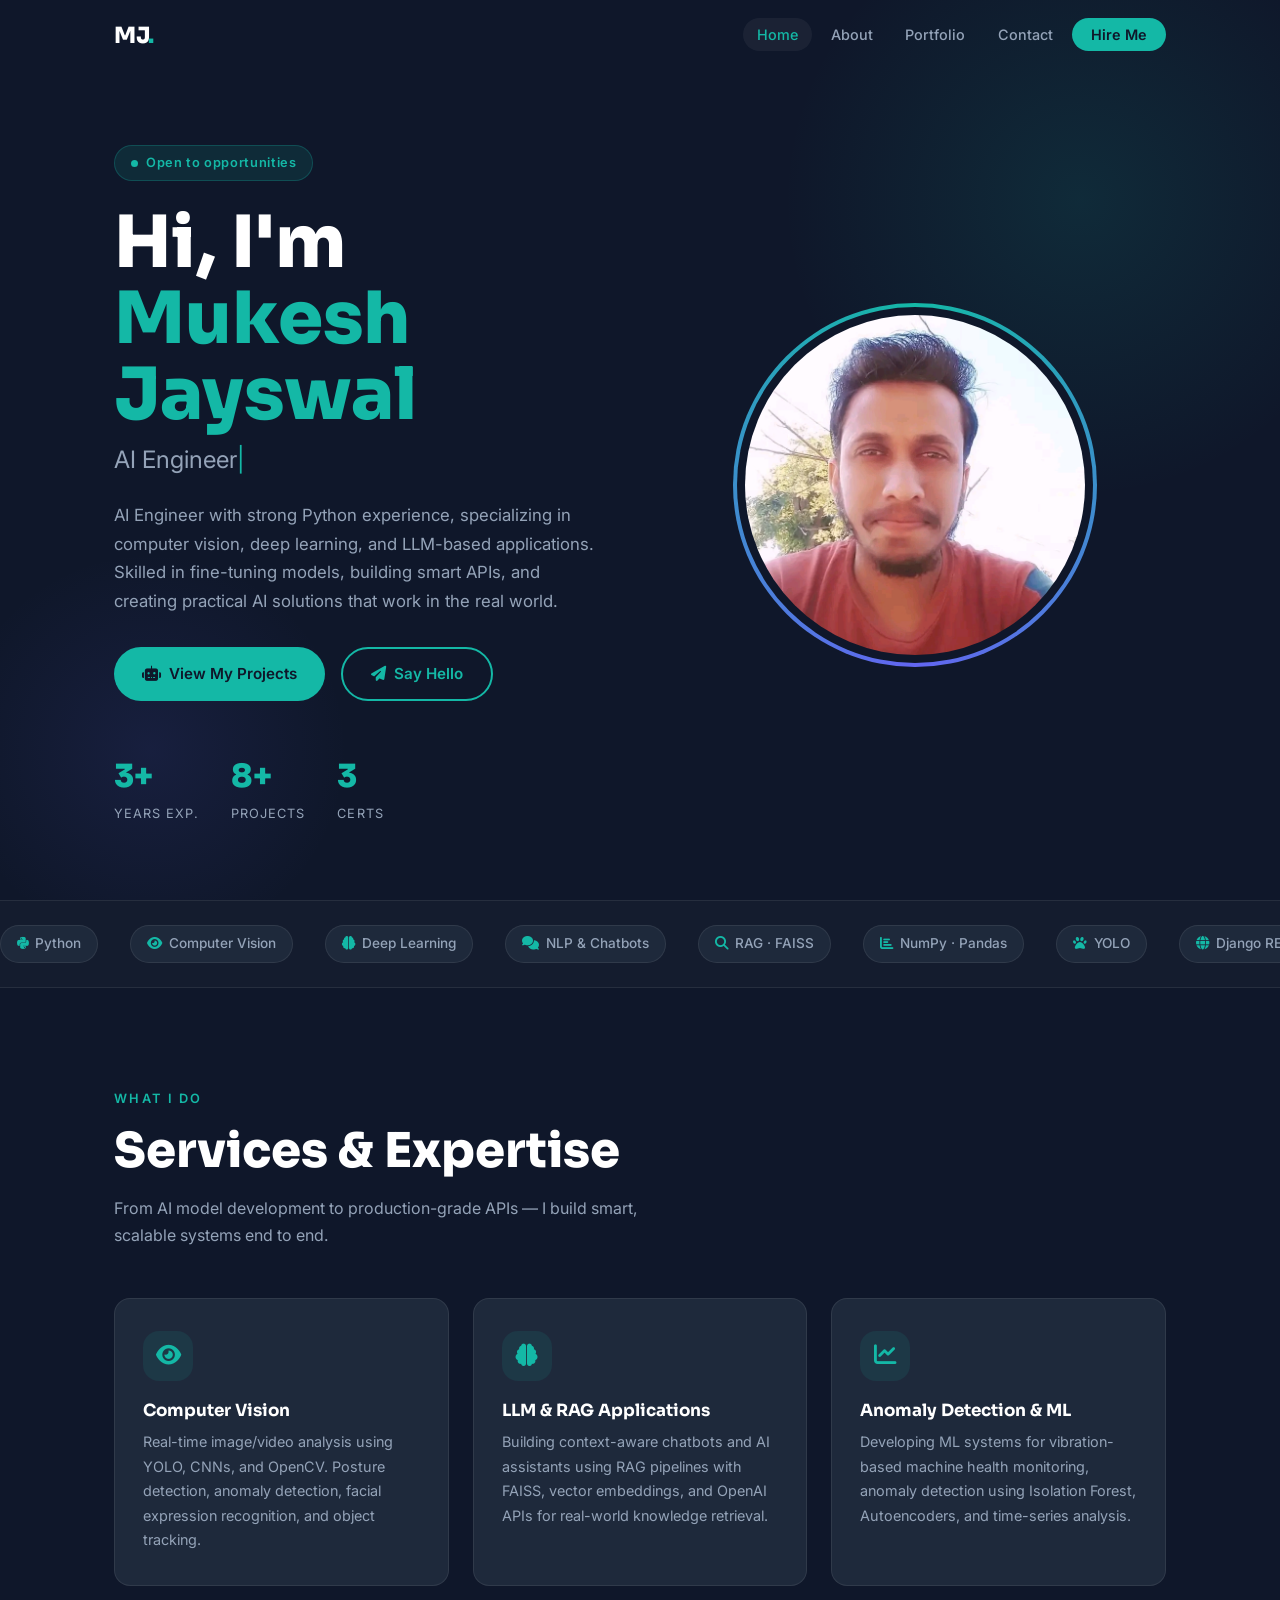
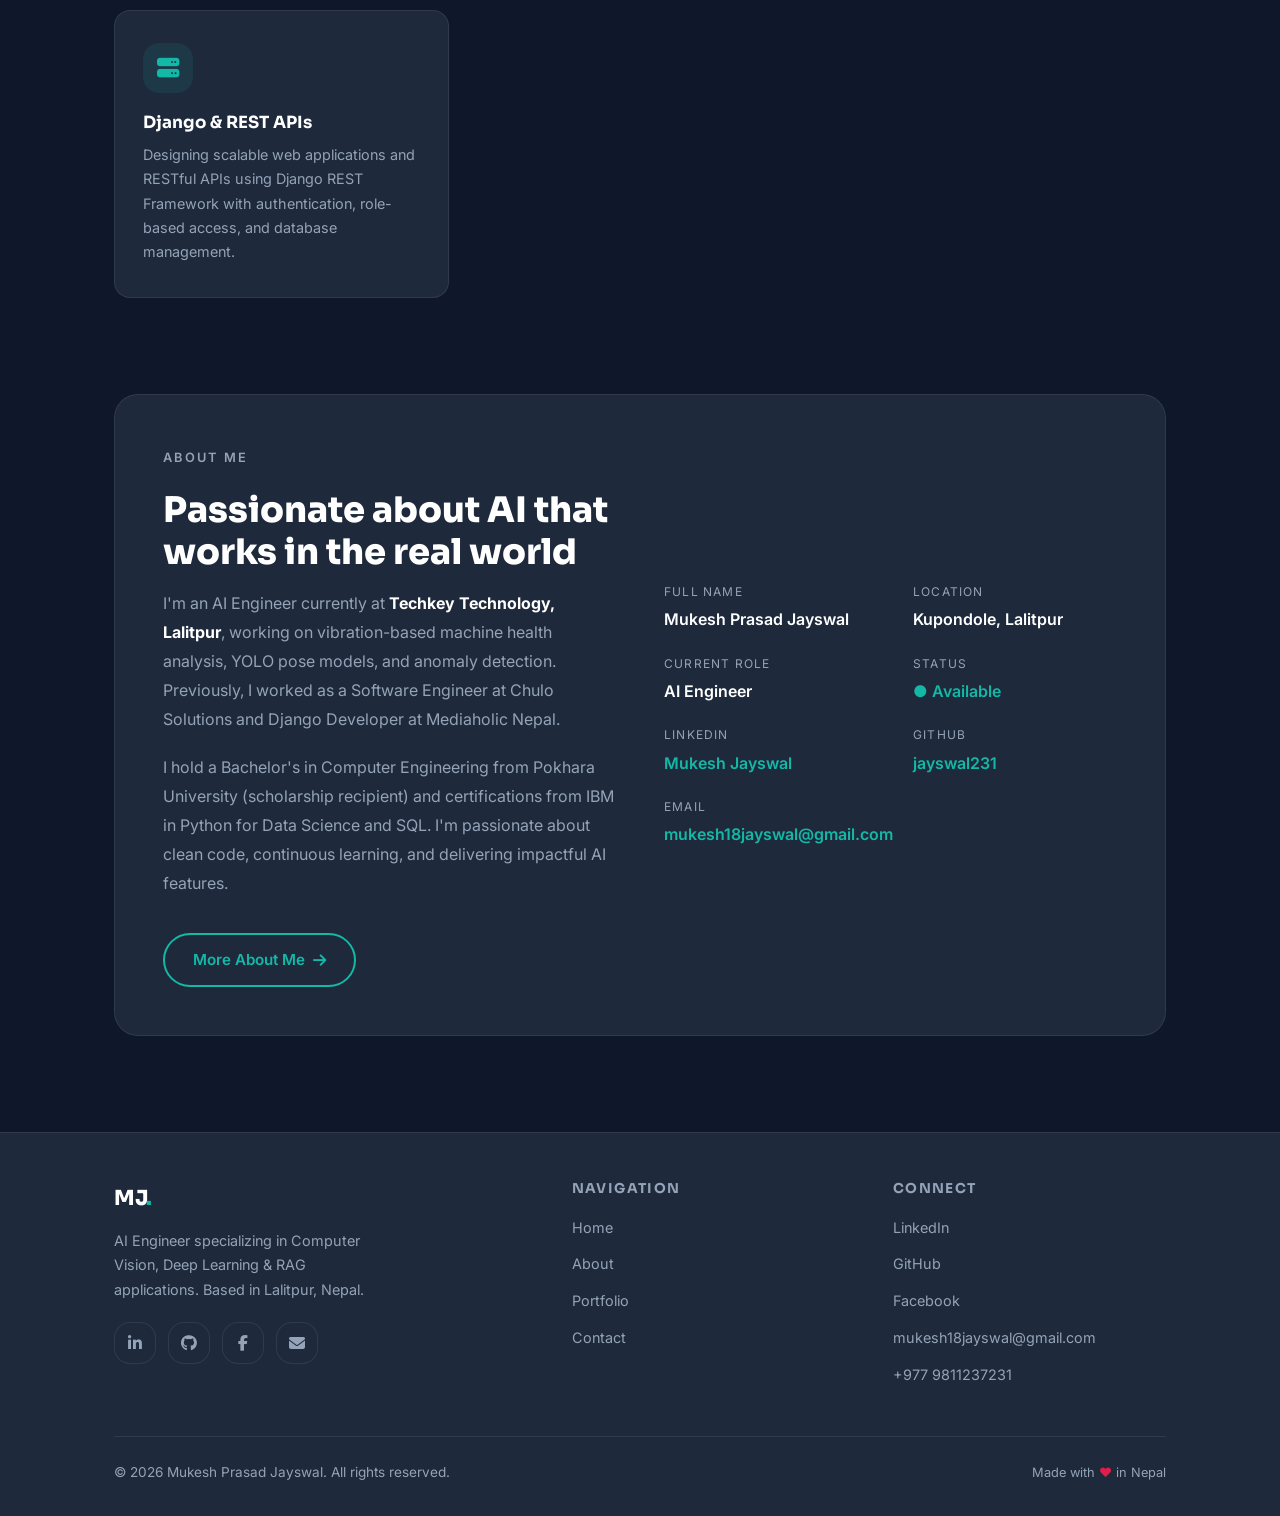
<file: index.html>
<!DOCTYPE html>
<html lang="en">
<head>
  <meta charset="UTF-8" />
  <meta name="viewport" content="width=device-width, initial-scale=1.0" />
  <meta name="description" content="Mukesh Prasad Jayswal — AI Engineer specializing in Computer Vision, Deep Learning, LLM/RAG applications, and Django APIs. Based in Lalitpur, Nepal." />
  <meta name="author" content="Mukesh Prasad Jayswal" />
  <title>Mukesh Prasad Jayswal — AI Engineer</title>
  <link rel="icon" type="image/x-icon" href="assets/favicon.ico" />
  <link rel="preconnect" href="https://fonts.googleapis.com" />
  <link rel="preconnect" href="https://fonts.gstatic.com" crossorigin />
  <link href="https://fonts.googleapis.com/css2?family=Inter:wght@300;400;500;600;700&family=Sora:wght@600;700;800&display=swap" rel="stylesheet" />
  <link rel="stylesheet" href="https://cdnjs.cloudflare.com/ajax/libs/font-awesome/6.5.0/css/all.min.css" crossorigin="anonymous" />
  <link rel="stylesheet" href="css/styles.css" />
</head>
<body>

  <!-- ===== NAVBAR ===== -->
  <nav class="navbar" id="navbar">
    <div class="nav-inner">
      <a href="index.html" class="nav-logo">MJ<span>.</span></a>
      <ul class="nav-links">
        <li><a href="index.html" class="active">Home</a></li>
        <li><a href="about.html">About</a></li>
        <li><a href="portfolio.html">Portfolio</a></li>
        <li><a href="contact.html">Contact</a></li>
        <li><a href="contact.html" class="nav-cta">Hire Me</a></li>
      </ul>
      <button class="nav-toggle" id="navToggle" aria-label="Toggle navigation">
        <span></span><span></span><span></span>
      </button>
    </div>
  </nav>

  <div class="nav-mobile" id="navMobile">
    <a href="index.html" class="active">Home</a>
    <a href="about.html">About</a>
    <a href="portfolio.html">Portfolio</a>
    <a href="contact.html">Contact</a>
    <a href="contact.html" class="btn btn-primary" style="margin-top:0.5rem;">Hire Me</a>
  </div>

  <!-- ===== HERO ===== -->
  <section class="hero" id="home">
    <div class="container">
      <div class="hero-inner">
        <div class="hero-content">
          <div class="hero-badge">
            <span class="dot"></span>
            Open to opportunities
          </div>
          <h1 class="hero-name">Hi, I'm <span class="accent">Mukesh<br>Jayswal</span></h1>
          <p class="hero-role" id="typedRole"></p>
          <p class="hero-desc">
            AI Engineer with strong Python experience, specializing in computer vision,
            deep learning, and LLM-based applications. Skilled in fine-tuning models,
            building smart APIs, and creating practical AI solutions that work in the real world.
          </p>
          <div class="hero-actions">
            <a href="portfolio.html" class="btn btn-primary">
              <i class="fas fa-robot"></i> View My Projects
            </a>
            <a href="contact.html" class="btn btn-outline">
              <i class="fas fa-paper-plane"></i> Say Hello
            </a>
          </div>
          <div class="hero-stats">
            <div class="stat">
              <div class="stat-num">3+</div>
              <div class="stat-label">Years Exp.</div>
            </div>
            <div class="stat">
              <div class="stat-num">8+</div>
              <div class="stat-label">Projects</div>
            </div>
            <div class="stat">
              <div class="stat-num">3</div>
              <div class="stat-label">Certs</div>
            </div>
          </div>
        </div>
        <div class="hero-image-wrap">
          <div class="hero-img-ring">
            <img src="assets/img/mukesh.jpg" alt="Mukesh Prasad Jayswal — AI Engineer" />
          </div>
        </div>
      </div>
    </div>
  </section>

  <!-- ===== SKILLS STRIP ===== -->
  <div class="skills-strip">
    <div class="skills-strip-inner" id="skillsMarquee"></div>
  </div>

  <!-- ===== WHAT I DO ===== -->
  <section class="section" id="services">
    <div class="container">
      <p class="section-label">What I Do</p>
      <h2 class="section-title">Services & Expertise</h2>
      <p class="section-desc">From AI model development to production-grade APIs — I build smart, scalable systems end to end.</p>
      <div class="services-grid">
        <div class="service-card reveal">
          <div class="service-icon"><i class="fas fa-eye"></i></div>
          <h3>Computer Vision</h3>
          <p>Real-time image/video analysis using YOLO, CNNs, and OpenCV. Posture detection, anomaly detection, facial expression recognition, and object tracking.</p>
        </div>
        <div class="service-card reveal reveal-delay-1">
          <div class="service-icon"><i class="fas fa-brain"></i></div>
          <h3>LLM & RAG Applications</h3>
          <p>Building context-aware chatbots and AI assistants using RAG pipelines with FAISS, vector embeddings, and OpenAI APIs for real-world knowledge retrieval.</p>
        </div>
        <div class="service-card reveal reveal-delay-2">
          <div class="service-icon"><i class="fas fa-chart-line"></i></div>
          <h3>Anomaly Detection & ML</h3>
          <p>Developing ML systems for vibration-based machine health monitoring, anomaly detection using Isolation Forest, Autoencoders, and time-series analysis.</p>
        </div>
        <div class="service-card reveal reveal-delay-3">
          <div class="service-icon"><i class="fas fa-server"></i></div>
          <h3>Django & REST APIs</h3>
          <p>Designing scalable web applications and RESTful APIs using Django REST Framework with authentication, role-based access, and database management.</p>
        </div>
      </div>
    </div>
  </section>

  <!-- ===== ABOUT SNIPPET ===== -->
  <section class="section" style="padding-top:0;">
    <div class="container">
      <div class="about-snippet reveal">
        <div>
          <p class="section-label">About Me</p>
          <h2 class="section-title" style="font-size:clamp(1.6rem,3vw,2.2rem);">Passionate about AI that works in the real world</h2>
          <p>I'm an AI Engineer currently at <strong style="color:var(--clr-white);">Techkey Technology, Lalitpur</strong>, working on vibration-based machine health analysis, YOLO pose models, and anomaly detection. Previously, I worked as a Software Engineer at Chulo Solutions and Django Developer at Mediaholic Nepal.</p>
          <p>I hold a Bachelor's in Computer Engineering from Pokhara University (scholarship recipient) and certifications from IBM in Python for Data Science and SQL. I'm passionate about clean code, continuous learning, and delivering impactful AI features.</p>
          <a href="about.html" class="btn btn-outline" style="margin-top:1rem;">
            More About Me <i class="fas fa-arrow-right"></i>
          </a>
        </div>
        <div class="info-grid">
          <div class="info-item">
            <div class="info-label">Full Name</div>
            <div class="info-value">Mukesh Prasad Jayswal</div>
          </div>
          <div class="info-item">
            <div class="info-label">Location</div>
            <div class="info-value">Kupondole, Lalitpur</div>
          </div>
          <div class="info-item">
            <div class="info-label">Current Role</div>
            <div class="info-value">AI Engineer</div>
          </div>
          <div class="info-item">
            <div class="info-label">Status</div>
            <div class="info-value" style="color:var(--clr-accent);">&#x25CF; Available</div>
          </div>
          <div class="info-item">
            <div class="info-label">LinkedIn</div>
            <div class="info-value"><a href="https://www.linkedin.com/in/mukesh-jayswal-57107a204/" target="_blank" rel="noopener" style="color:var(--clr-accent);">Mukesh Jayswal</a></div>
          </div>
          <div class="info-item">
            <div class="info-label">GitHub</div>
            <div class="info-value"><a href="https://github.com/jayswal231" target="_blank" rel="noopener" style="color:var(--clr-accent);">jayswal231</a></div>
          </div>
          <div class="info-item">
            <div class="info-label">Email</div>
            <div class="info-value"><a href="mailto:mukesh18jayswal@gmail.com" style="color:var(--clr-accent);">mukesh18jayswal@gmail.com</a></div>
          </div>
        </div>
      </div>
    </div>
  </section>

  <!-- ===== FOOTER ===== -->
  <footer class="footer">
    <div class="container">
      <div class="footer-inner">
        <div class="footer-brand">
          <span class="nav-logo">MJ<span>.</span></span>
          <p>AI Engineer specializing in Computer Vision, Deep Learning & RAG applications. Based in Lalitpur, Nepal.</p>
          <div class="social-links-row" style="margin-top:1.25rem;">
            <a href="https://www.linkedin.com/in/mukesh-jayswal-57107a204/" target="_blank" rel="noopener" class="social-link" aria-label="LinkedIn"><i class="fab fa-linkedin-in"></i></a>
            <a href="https://github.com/jayswal231" target="_blank" rel="noopener" class="social-link" aria-label="GitHub"><i class="fab fa-github"></i></a>
            <a href="https://www.facebook.com/mukesh.jayswal.9279/" target="_blank" rel="noopener" class="social-link" aria-label="Facebook"><i class="fab fa-facebook-f"></i></a>
            <a href="mailto:mukesh18jayswal@gmail.com" class="social-link" aria-label="Email"><i class="fas fa-envelope"></i></a>
          </div>
        </div>
        <div class="footer-col">
          <h4>Navigation</h4>
          <ul>
            <li><a href="index.html">Home</a></li>
            <li><a href="about.html">About</a></li>
            <li><a href="portfolio.html">Portfolio</a></li>
            <li><a href="contact.html">Contact</a></li>
          </ul>
        </div>
        <div class="footer-col">
          <h4>Connect</h4>
          <ul>
            <li><a href="https://www.linkedin.com/in/mukesh-jayswal-57107a204/" target="_blank" rel="noopener">LinkedIn</a></li>
            <li><a href="https://github.com/jayswal231" target="_blank" rel="noopener">GitHub</a></li>
            <li><a href="https://www.facebook.com/mukesh.jayswal.9279/" target="_blank" rel="noopener">Facebook</a></li>
            <li><a href="mailto:mukesh18jayswal@gmail.com">mukesh18jayswal@gmail.com</a></li>
            <li><a href="tel:+9779811237231">+977 9811237231</a></li>
          </ul>
        </div>
      </div>
      <div class="footer-bottom">
        <p>&copy; <span id="year"></span> Mukesh Prasad Jayswal. All rights reserved.</p>
        <p style="color:var(--clr-text-muted);font-size:0.8rem;">Made with <span style="color:#e11d48;">&#9829;</span> in Nepal</p>
      </div>
    </div>
  </footer>

  <script src="js/scripts.js"></script>
</body>
</html>
</file>
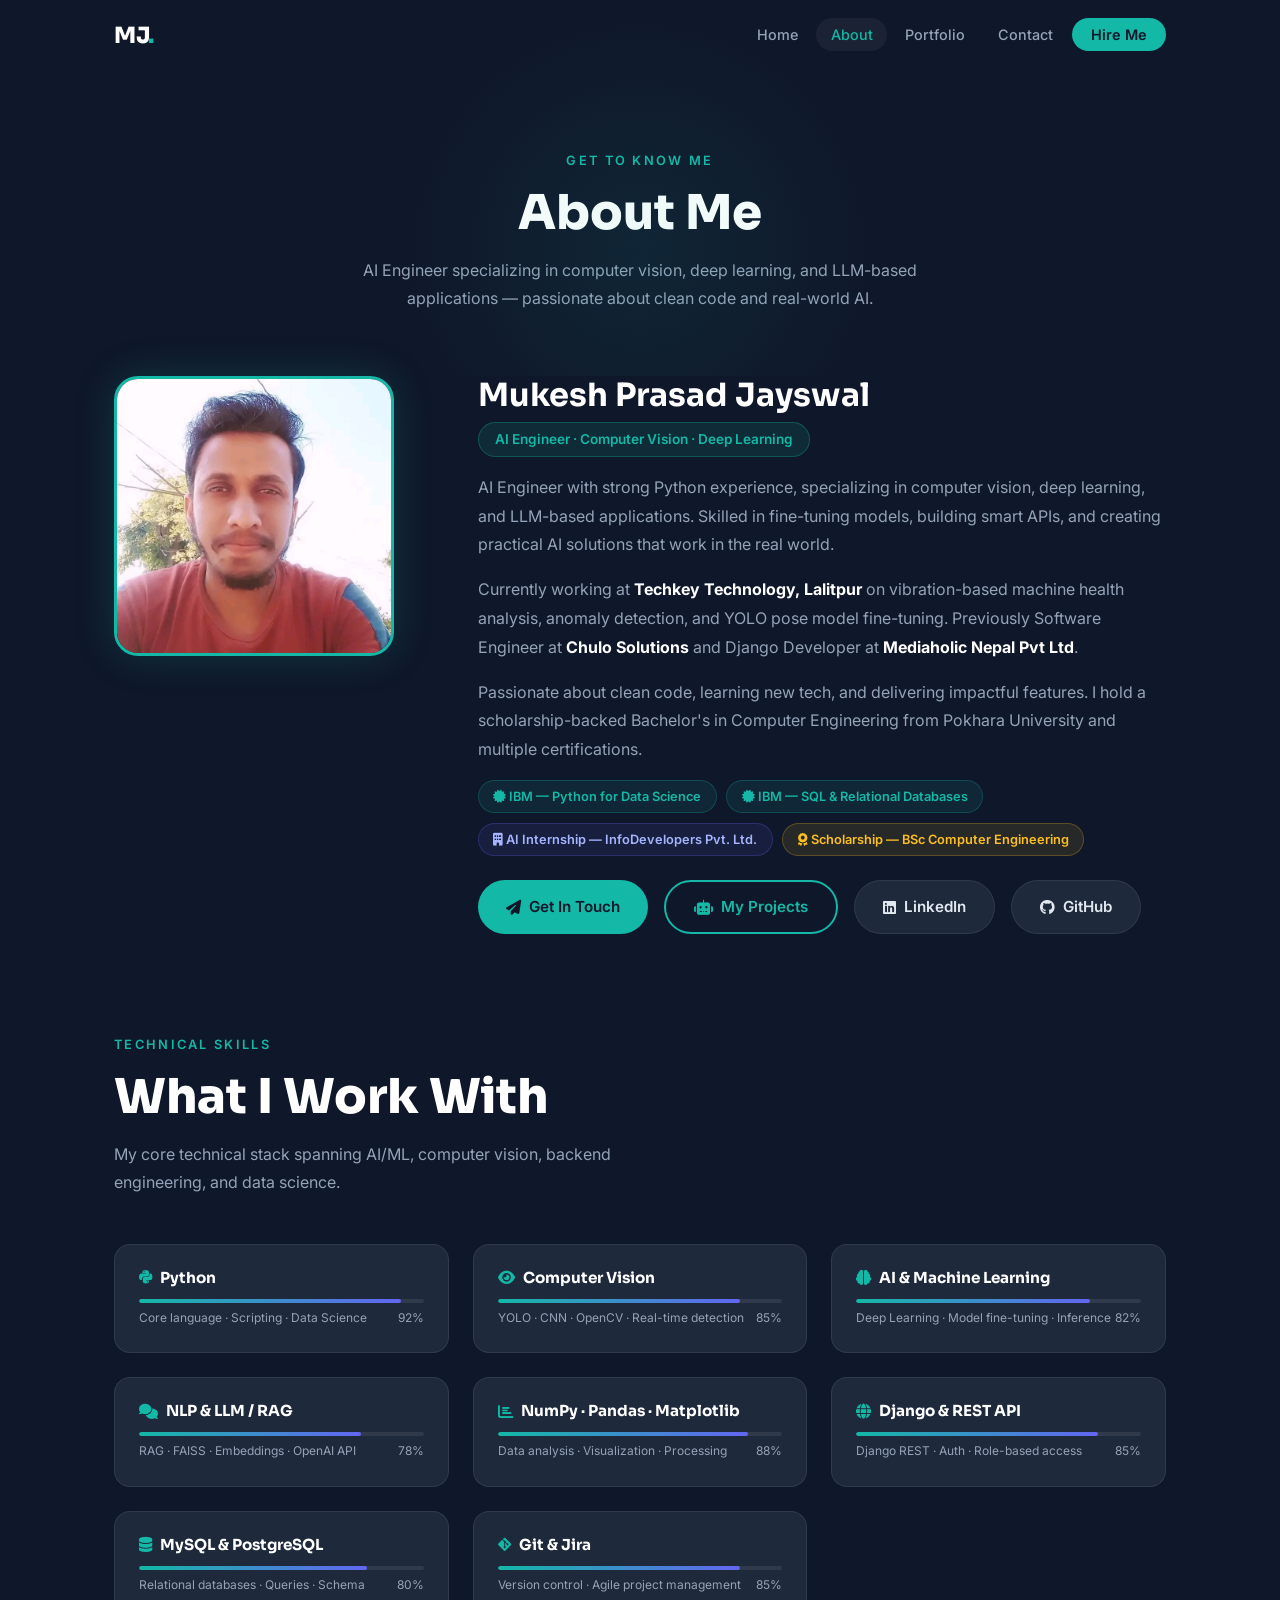
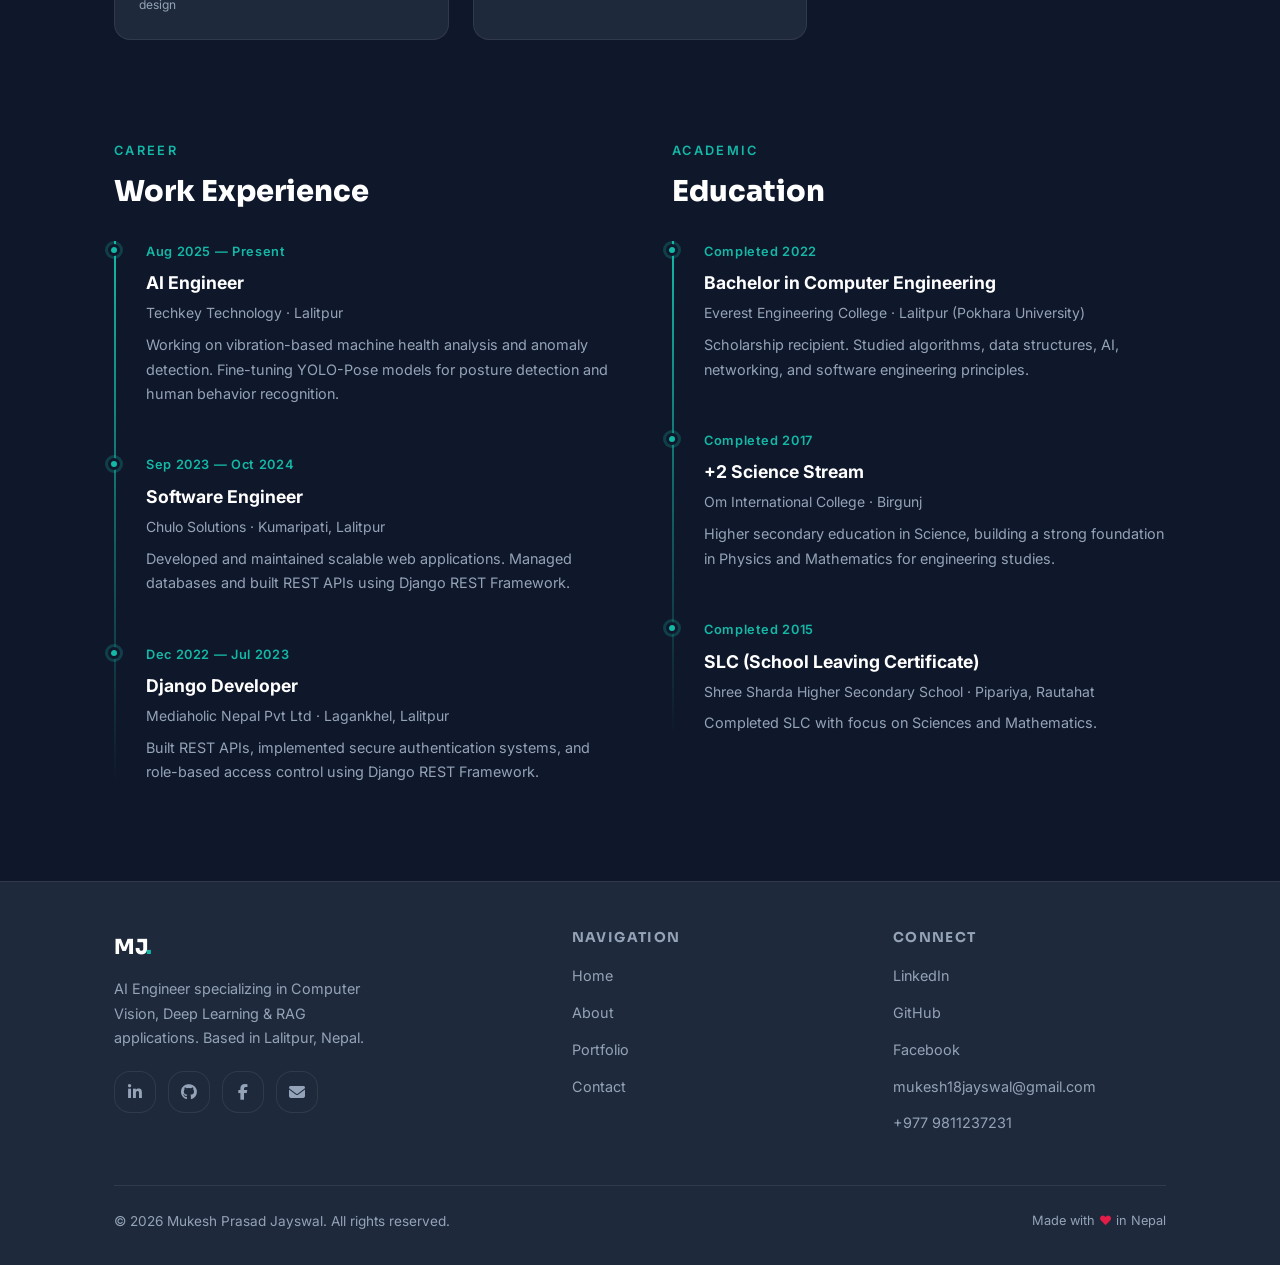
<file: about.html>
<!DOCTYPE html>
<html lang="en">
<head>
  <meta charset="UTF-8" />
  <meta name="viewport" content="width=device-width, initial-scale=1.0" />
  <meta name="description" content="About Mukesh Prasad Jayswal — AI Engineer. Computer Vision, Deep Learning, RAG Pipelines, YOLO, Python, Django. Based in Lalitpur, Nepal." />
  <meta name="author" content="Mukesh Prasad Jayswal" />
  <title>About — Mukesh Prasad Jayswal</title>
  <link rel="icon" type="image/x-icon" href="assets/favicon.ico" />
  <link rel="preconnect" href="https://fonts.googleapis.com" />
  <link rel="preconnect" href="https://fonts.gstatic.com" crossorigin />
  <link href="https://fonts.googleapis.com/css2?family=Inter:wght@300;400;500;600;700&family=Sora:wght@600;700;800&display=swap" rel="stylesheet" />
  <link rel="stylesheet" href="https://cdnjs.cloudflare.com/ajax/libs/font-awesome/6.5.0/css/all.min.css" crossorigin="anonymous" />
  <link rel="stylesheet" href="css/styles.css" />
</head>
<body>

  <!-- ===== NAVBAR ===== -->
  <nav class="navbar" id="navbar">
    <div class="nav-inner">
      <a href="index.html" class="nav-logo">MJ<span>.</span></a>
      <ul class="nav-links">
        <li><a href="index.html">Home</a></li>
        <li><a href="about.html" class="active">About</a></li>
        <li><a href="portfolio.html">Portfolio</a></li>
        <li><a href="contact.html">Contact</a></li>
        <li><a href="contact.html" class="nav-cta">Hire Me</a></li>
      </ul>
      <button class="nav-toggle" id="navToggle" aria-label="Toggle navigation">
        <span></span><span></span><span></span>
      </button>
    </div>
  </nav>

  <div class="nav-mobile" id="navMobile">
    <a href="index.html">Home</a>
    <a href="about.html" class="active">About</a>
    <a href="portfolio.html">Portfolio</a>
    <a href="contact.html">Contact</a>
    <a href="contact.html" class="btn btn-primary" style="margin-top:0.5rem;">Hire Me</a>
  </div>

  <!-- PAGE HEADER -->
  <div class="page-header">
    <div class="container">
      <span class="section-label">Get to know me</span>
      <h1 class="section-title">About Me</h1>
      <p class="section-desc">AI Engineer specializing in computer vision, deep learning, and LLM-based applications — passionate about clean code and real-world AI.</p>
    </div>
  </div>

  <!-- ===== PROFILE ===== -->
  <section class="section" style="padding-top:0;">
    <div class="container">
      <div class="profile-wrap reveal">
        <div>
          <img src="assets/img/mukesh.jpg" alt="Mukesh Prasad Jayswal" class="profile-photo" />
        </div>
        <div class="profile-info">
          <h2>Mukesh Prasad Jayswal</h2>
          <span class="role-badge">AI Engineer · Computer Vision · Deep Learning</span>
          <p>
            AI Engineer with strong Python experience, specializing in computer vision, deep learning,
            and LLM-based applications. Skilled in fine-tuning models, building smart APIs, and creating
            practical AI solutions that work in the real world.
          </p>
          <p>
            Currently working at <strong style="color:var(--clr-white);">Techkey Technology, Lalitpur</strong> on vibration-based machine health analysis,
            anomaly detection, and YOLO pose model fine-tuning. Previously Software Engineer at 
            <strong style="color:var(--clr-white);">Chulo Solutions</strong> and Django Developer at 
            <strong style="color:var(--clr-white);">Mediaholic Nepal Pvt Ltd</strong>.
          </p>
          <p>
            Passionate about clean code, learning new tech, and delivering impactful features. I hold a 
            scholarship-backed Bachelor's in Computer Engineering from Pokhara University and multiple certifications.
          </p>

          <!-- Certifications -->
          <div style="display:flex;flex-wrap:wrap;gap:0.6rem;margin:1rem 0;">
            <span style="padding:0.3rem 0.9rem;border-radius:9999px;background:rgba(20,184,166,0.1);border:1px solid rgba(20,184,166,0.25);font-size:0.8rem;color:var(--clr-accent);font-weight:600;">
              <i class="fas fa-certificate"></i> IBM — Python for Data Science
            </span>
            <span style="padding:0.3rem 0.9rem;border-radius:9999px;background:rgba(20,184,166,0.1);border:1px solid rgba(20,184,166,0.25);font-size:0.8rem;color:var(--clr-accent);font-weight:600;">
              <i class="fas fa-certificate"></i> IBM — SQL & Relational Databases
            </span>
            <span style="padding:0.3rem 0.9rem;border-radius:9999px;background:rgba(99,102,241,0.1);border:1px solid rgba(99,102,241,0.25);font-size:0.8rem;color:#a5b4fc;font-weight:600;">
              <i class="fas fa-building"></i> AI Internship — InfoDevelopers Pvt. Ltd.
            </span>
            <span style="padding:0.3rem 0.9rem;border-radius:9999px;background:rgba(251,191,36,0.1);border:1px solid rgba(251,191,36,0.25);font-size:0.8rem;color:#fbbf24;font-weight:600;">
              <i class="fas fa-award"></i> Scholarship — BSc Computer Engineering
            </span>
          </div>

          <div style="display:flex;gap:1rem;flex-wrap:wrap;margin-top:1.5rem;">
            <a href="contact.html" class="btn btn-primary"><i class="fas fa-paper-plane"></i> Get In Touch</a>
            <a href="portfolio.html" class="btn btn-outline"><i class="fas fa-robot"></i> My Projects</a>
            <a href="https://www.linkedin.com/in/mukesh-jayswal-57107a204/" target="_blank" rel="noopener" class="btn btn-ghost"><i class="fab fa-linkedin"></i> LinkedIn</a>
            <a href="https://github.com/jayswal231" target="_blank" rel="noopener" class="btn btn-ghost"><i class="fab fa-github"></i> GitHub</a>
          </div>
        </div>
      </div>
    </div>
  </section>

  <!-- ===== SKILLS ===== -->
  <section class="section" style="padding-top:0;">
    <div class="container">
      <p class="section-label reveal">Technical Skills</p>
      <h2 class="section-title reveal">What I Work With</h2>
      <p class="section-desc reveal">My core technical stack spanning AI/ML, computer vision, backend engineering, and data science.</p>
      <div class="skills-grid">

        <div class="skill-card reveal">
          <h4><i class="fab fa-python"></i> Python</h4>
          <div class="skill-bar"><div class="skill-bar-fill" data-width="92"></div></div>
          <div class="skill-bar-label"><span>Core language · Scripting · Data Science</span><span>92%</span></div>
        </div>

        <div class="skill-card reveal reveal-delay-1">
          <h4><i class="fas fa-eye"></i> Computer Vision</h4>
          <div class="skill-bar"><div class="skill-bar-fill" data-width="85"></div></div>
          <div class="skill-bar-label"><span>YOLO · CNN · OpenCV · Real-time detection</span><span>85%</span></div>
        </div>

        <div class="skill-card reveal reveal-delay-2">
          <h4><i class="fas fa-brain"></i> AI & Machine Learning</h4>
          <div class="skill-bar"><div class="skill-bar-fill" data-width="82"></div></div>
          <div class="skill-bar-label"><span>Deep Learning · Model fine-tuning · Inference</span><span>82%</span></div>
        </div>

        <div class="skill-card reveal reveal-delay-3">
          <h4><i class="fas fa-comments"></i> NLP & LLM / RAG</h4>
          <div class="skill-bar"><div class="skill-bar-fill" data-width="78"></div></div>
          <div class="skill-bar-label"><span>RAG · FAISS · Embeddings · OpenAI API</span><span>78%</span></div>
        </div>

        <div class="skill-card reveal">
          <h4><i class="fas fa-chart-bar"></i> NumPy · Pandas · Matplotlib</h4>
          <div class="skill-bar"><div class="skill-bar-fill" data-width="88"></div></div>
          <div class="skill-bar-label"><span>Data analysis · Visualization · Processing</span><span>88%</span></div>
        </div>

        <div class="skill-card reveal reveal-delay-1">
          <h4><i class="fas fa-globe"></i> Django & REST API</h4>
          <div class="skill-bar"><div class="skill-bar-fill" data-width="85"></div></div>
          <div class="skill-bar-label"><span>Django REST · Auth · Role-based access</span><span>85%</span></div>
        </div>

        <div class="skill-card reveal reveal-delay-2">
          <h4><i class="fas fa-database"></i> MySQL & PostgreSQL</h4>
          <div class="skill-bar"><div class="skill-bar-fill" data-width="80"></div></div>
          <div class="skill-bar-label"><span>Relational databases · Queries · Schema design</span><span>80%</span></div>
        </div>

        <div class="skill-card reveal reveal-delay-3">
          <h4><i class="fab fa-git-alt"></i> Git & Jira</h4>
          <div class="skill-bar"><div class="skill-bar-fill" data-width="85"></div></div>
          <div class="skill-bar-label"><span>Version control · Agile project management</span><span>85%</span></div>
        </div>

      </div>
    </div>
  </section>

  <!-- ===== EXPERIENCE & EDUCATION ===== -->
  <section class="section" style="padding-top:0;">
    <div class="container">
      <div style="display:grid;grid-template-columns:1fr 1fr;gap:4rem;">

        <!-- Experience -->
        <div>
          <p class="section-label reveal">Career</p>
          <h2 class="section-title reveal" style="font-size:1.8rem;margin-bottom:2rem;">Work Experience</h2>
          <div class="timeline">

            <div class="timeline-item reveal">
              <div class="timeline-date">Aug 2025 — Present</div>
              <div class="timeline-title">AI Engineer</div>
              <div class="timeline-org">Techkey Technology · Lalitpur</div>
              <div class="timeline-desc">
                Working on vibration-based machine health analysis and anomaly detection. Fine-tuning YOLO-Pose models for posture detection and human behavior recognition.
              </div>
            </div>

            <div class="timeline-item reveal reveal-delay-1">
              <div class="timeline-date">Sep 2023 — Oct 2024</div>
              <div class="timeline-title">Software Engineer</div>
              <div class="timeline-org">Chulo Solutions · Kumaripati, Lalitpur</div>
              <div class="timeline-desc">Developed and maintained scalable web applications. Managed databases and built REST APIs using Django REST Framework.</div>
            </div>

            <div class="timeline-item reveal reveal-delay-2">
              <div class="timeline-date">Dec 2022 — Jul 2023</div>
              <div class="timeline-title">Django Developer</div>
              <div class="timeline-org">Mediaholic Nepal Pvt Ltd · Lagankhel, Lalitpur</div>
              <div class="timeline-desc">Built REST APIs, implemented secure authentication systems, and role-based access control using Django REST Framework.</div>
            </div>

          </div>
        </div>

        <!-- Education -->
        <div>
          <p class="section-label reveal">Academic</p>
          <h2 class="section-title reveal" style="font-size:1.8rem;margin-bottom:2rem;">Education</h2>
          <div class="timeline">

            <div class="timeline-item reveal">
              <div class="timeline-date">Completed 2022</div>
              <div class="timeline-title">Bachelor in Computer Engineering</div>
              <div class="timeline-org">Everest Engineering College · Lalitpur (Pokhara University)</div>
              <div class="timeline-desc">Scholarship recipient. Studied algorithms, data structures, AI, networking, and software engineering principles.</div>
            </div>

            <div class="timeline-item reveal reveal-delay-1">
              <div class="timeline-date">Completed 2017</div>
              <div class="timeline-title">+2 Science Stream</div>
              <div class="timeline-org">Om International College · Birgunj</div>
              <div class="timeline-desc">Higher secondary education in Science, building a strong foundation in Physics and Mathematics for engineering studies.</div>
            </div>

            <div class="timeline-item reveal reveal-delay-2">
              <div class="timeline-date">Completed 2015</div>
              <div class="timeline-title">SLC (School Leaving Certificate)</div>
              <div class="timeline-org">Shree Sharda Higher Secondary School · Pipariya, Rautahat</div>
              <div class="timeline-desc">Completed SLC with focus on Sciences and Mathematics.</div>
            </div>

          </div>
        </div>

      </div>
    </div>
  </section>

  <!-- ===== FOOTER ===== -->
  <footer class="footer">
    <div class="container">
      <div class="footer-inner">
        <div class="footer-brand">
          <span class="nav-logo">MJ<span>.</span></span>
          <p>AI Engineer specializing in Computer Vision, Deep Learning & RAG applications. Based in Lalitpur, Nepal.</p>
          <div class="social-links-row" style="margin-top:1.25rem;">
            <a href="https://www.linkedin.com/in/mukesh-jayswal-57107a204/" target="_blank" rel="noopener" class="social-link" aria-label="LinkedIn"><i class="fab fa-linkedin-in"></i></a>
            <a href="https://github.com/jayswal231" target="_blank" rel="noopener" class="social-link" aria-label="GitHub"><i class="fab fa-github"></i></a>
            <a href="https://www.facebook.com/mukesh.jayswal.9279/" target="_blank" rel="noopener" class="social-link" aria-label="Facebook"><i class="fab fa-facebook-f"></i></a>
            <a href="mailto:mukesh18jayswal@gmail.com" class="social-link" aria-label="Email"><i class="fas fa-envelope"></i></a>
          </div>
        </div>
        <div class="footer-col">
          <h4>Navigation</h4>
          <ul>
            <li><a href="index.html">Home</a></li>
            <li><a href="about.html">About</a></li>
            <li><a href="portfolio.html">Portfolio</a></li>
            <li><a href="contact.html">Contact</a></li>
          </ul>
        </div>
        <div class="footer-col">
          <h4>Connect</h4>
          <ul>
            <li><a href="https://www.linkedin.com/in/mukesh-jayswal-57107a204/" target="_blank" rel="noopener">LinkedIn</a></li>
            <li><a href="https://github.com/jayswal231" target="_blank" rel="noopener">GitHub</a></li>
            <li><a href="https://www.facebook.com/mukesh.jayswal.9279/" target="_blank" rel="noopener">Facebook</a></li>
            <li><a href="mailto:mukesh18jayswal@gmail.com">mukesh18jayswal@gmail.com</a></li>
            <li><a href="tel:+9779811237231">+977 9811237231</a></li>
          </ul>
        </div>
      </div>
      <div class="footer-bottom">
        <p>&copy; <span id="year"></span> Mukesh Prasad Jayswal. All rights reserved.</p>
        <p style="color:var(--clr-text-muted);font-size:0.8rem;">Made with <span style="color:#e11d48;">&#9829;</span> in Nepal</p>
      </div>
    </div>
  </footer>

  <script src="js/scripts.js"></script>
</body>
</html>
</file>
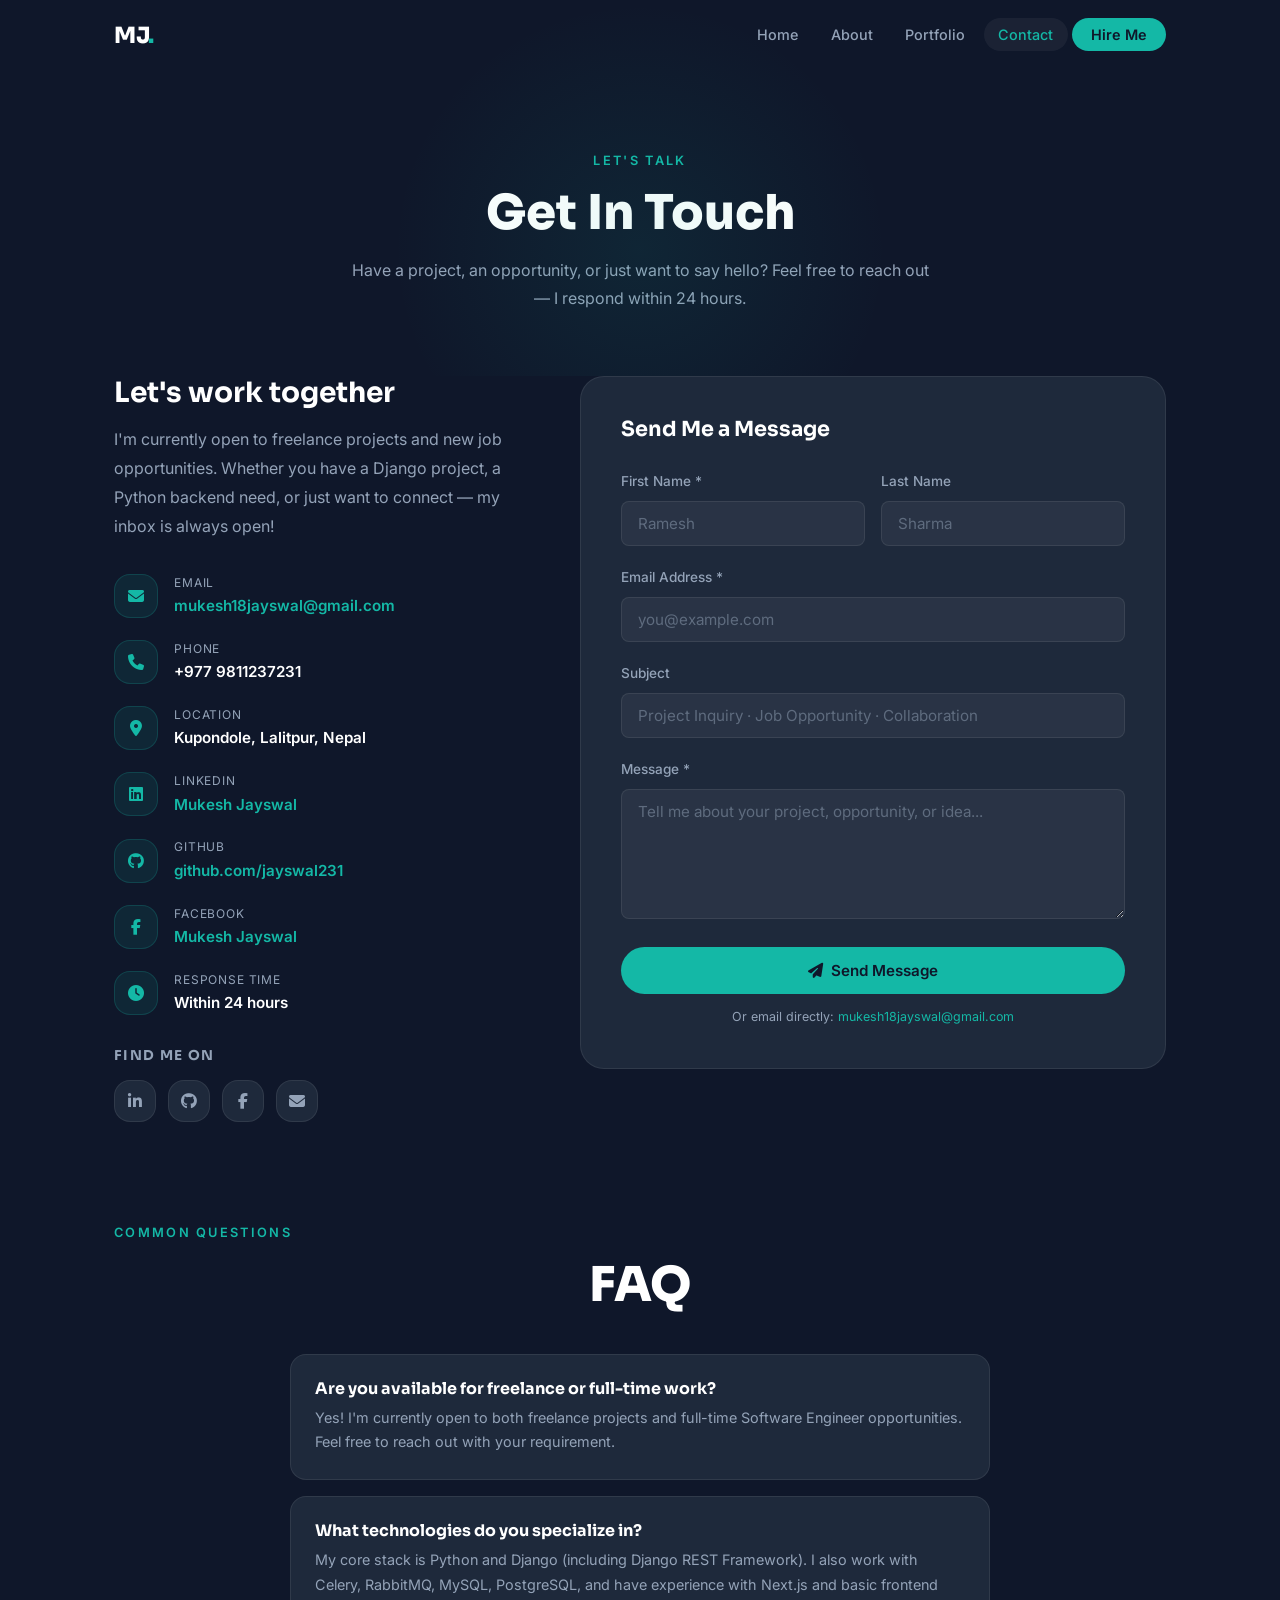
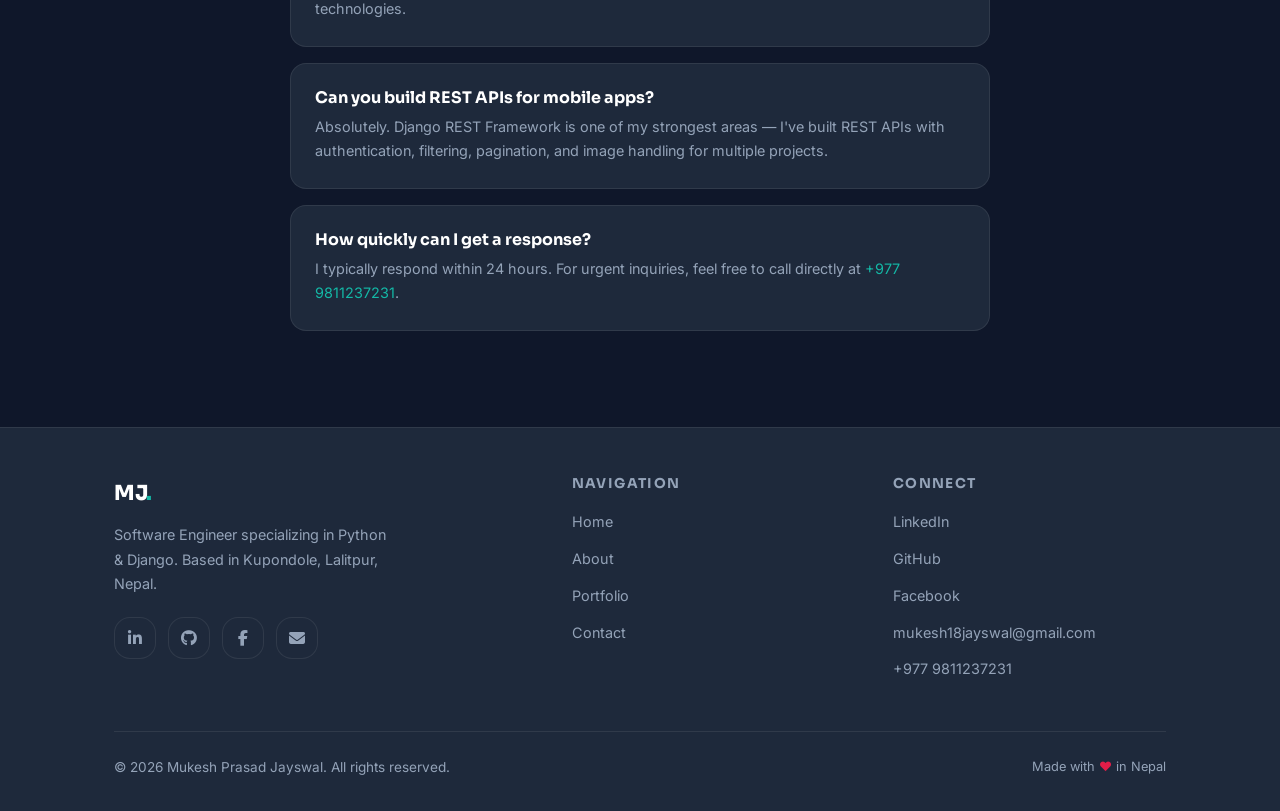
<file: contact.html>
<!DOCTYPE html>
<html lang="en">
<head>
  <meta charset="UTF-8" />
  <meta name="viewport" content="width=device-width, initial-scale=1.0" />
  <meta name="description" content="Contact Mukesh Prasad Jayswal — Software Engineer. Email: mukesh18jayswal@gmail.com. Phone: 9811237231. Kupondole, Lalitpur, Nepal." />
  <meta name="author" content="Mukesh Prasad Jayswal" />
  <title>Contact — Mukesh Prasad Jayswal</title>
  <link rel="icon" type="image/x-icon" href="assets/favicon.ico" />
  <link rel="preconnect" href="https://fonts.googleapis.com" />
  <link rel="preconnect" href="https://fonts.gstatic.com" crossorigin />
  <link href="https://fonts.googleapis.com/css2?family=Inter:wght@300;400;500;600;700&family=Sora:wght@600;700;800&display=swap" rel="stylesheet" />
  <link rel="stylesheet" href="https://cdnjs.cloudflare.com/ajax/libs/font-awesome/6.5.0/css/all.min.css" crossorigin="anonymous" />
  <link rel="stylesheet" href="css/styles.css" />
</head>
<body>

  <!-- ===== NAVBAR ===== -->
  <nav class="navbar" id="navbar">
    <div class="nav-inner">
      <a href="index.html" class="nav-logo">MJ<span>.</span></a>
      <ul class="nav-links">
        <li><a href="index.html">Home</a></li>
        <li><a href="about.html">About</a></li>
        <li><a href="portfolio.html">Portfolio</a></li>
        <li><a href="contact.html" class="active">Contact</a></li>
        <li><a href="contact.html" class="nav-cta">Hire Me</a></li>
      </ul>
      <button class="nav-toggle" id="navToggle" aria-label="Toggle navigation">
        <span></span><span></span><span></span>
      </button>
    </div>
  </nav>

  <!-- Mobile Nav -->
  <div class="nav-mobile" id="navMobile">
    <a href="index.html">Home</a>
    <a href="about.html">About</a>
    <a href="portfolio.html">Portfolio</a>
    <a href="contact.html" class="active">Contact</a>
    <a href="contact.html" class="btn btn-primary" style="margin-top:0.5rem;">Hire Me</a>
  </div>

  <!-- ===== PAGE HEADER ===== -->
  <div class="page-header">
    <div class="container">
      <span class="section-label">Let's Talk</span>
      <h1 class="section-title">Get In Touch</h1>
      <p class="section-desc">Have a project, an opportunity, or just want to say hello? Feel free to reach out — I respond within 24 hours.</p>
    </div>
  </div>

  <!-- ===== CONTACT SECTION ===== -->
  <section class="section" style="padding-top:0;">
    <div class="container">
      <div class="contact-grid">

        <!-- Left: Info -->
        <div class="contact-info reveal">
          <h3>Let's work together</h3>
          <p>
            I'm currently open to freelance projects and new job opportunities. 
            Whether you have a Django project, a Python backend need, or just want to connect — 
            my inbox is always open!
          </p>

          <div class="contact-items">
            <div class="contact-item">
              <div class="contact-icon"><i class="fas fa-envelope"></i></div>
              <div>
                <div class="contact-item-label">Email</div>
                <div class="contact-item-value">
                  <a href="mailto:mukesh18jayswal@gmail.com" style="color:var(--clr-accent);">mukesh18jayswal@gmail.com</a>
                </div>
              </div>
            </div>
            <div class="contact-item">
              <div class="contact-icon"><i class="fas fa-phone"></i></div>
              <div>
                <div class="contact-item-label">Phone</div>
                <div class="contact-item-value">
                  <a href="tel:+9779811237231" style="color:var(--clr-white);">+977 9811237231</a>
                </div>
              </div>
            </div>
            <div class="contact-item">
              <div class="contact-icon"><i class="fas fa-map-marker-alt"></i></div>
              <div>
                <div class="contact-item-label">Location</div>
                <div class="contact-item-value">Kupondole, Lalitpur, Nepal</div>
              </div>
            </div>
            <div class="contact-item">
              <div class="contact-icon"><i class="fab fa-linkedin"></i></div>
              <div>
                <div class="contact-item-label">LinkedIn</div>
                <div class="contact-item-value">
                  <a href="https://www.linkedin.com/in/mukesh-jayswal-57107a204/" target="_blank" rel="noopener" style="color:var(--clr-accent);">Mukesh Jayswal</a>
                </div>
              </div>
            </div>
            
            <div class="contact-item">
              <div class="contact-icon"><i class="fab fa-github"></i></div>
              <div>
                <div class="contact-item-label">GitHub</div>
                <div class="contact-item-value">
                  <a href="https://github.com/jayswal231" target="_blank" rel="noopener" style="color:var(--clr-accent);">github.com/jayswal231</a>
                </div>
              </div>
            </div>
            <div class="contact-item">
              <div class="contact-icon"><i class="fab fa-facebook-f"></i></div>
              <div>
                <div class="contact-item-label">Facebook</div>
                <div class="contact-item-value">
                  <a href="https://www.facebook.com/mukesh.jayswal.9279/" target="_blank" rel="noopener" style="color:var(--clr-accent);">Mukesh Jayswal</a>
                </div>
              </div>
            </div>
            <div class="contact-item">
              <div class="contact-icon"><i class="fas fa-clock"></i></div>
              <div>
                <div class="contact-item-label">Response Time</div>
                <div class="contact-item-value">Within 24 hours</div>
              </div>
            </div>
          </div>

          <h4 style="font-size:0.85rem;text-transform:uppercase;letter-spacing:0.1em;color:var(--clr-text-muted);margin-bottom:1rem;">Find me on</h4>
          <div class="social-links-row">
            <a href="https://www.linkedin.com/in/mukesh-jayswal-57107a204/" target="_blank" rel="noopener" class="social-link" aria-label="LinkedIn"><i class="fab fa-linkedin-in"></i></a>
            <a href="https://github.com/jayswal231" target="_blank" rel="noopener" class="social-link" aria-label="GitHub"><i class="fab fa-github"></i></a>
            <a href="https://www.facebook.com/mukesh.jayswal.9279/" target="_blank" rel="noopener" class="social-link" aria-label="Facebook"><i class="fab fa-facebook-f"></i></a>
            <a href="mailto:mukesh18jayswal@gmail.com" class="social-link" aria-label="Email"><i class="fas fa-envelope"></i></a>
          </div>
        </div>

        <!-- Right: Form -->
        <div class="contact-form-wrap reveal reveal-delay-2">
          <h3>Send Me a Message</h3>
          <form id="contactForm" novalidate>
            <div class="form-row">
              <div class="form-group">
                <label for="fname">First Name *</label>
                <input type="text" id="fname" name="fname" placeholder="Ramesh" required />
              </div>
              <div class="form-group">
                <label for="lname">Last Name</label>
                <input type="text" id="lname" name="lname" placeholder="Sharma" />
              </div>
            </div>
            <div class="form-group">
              <label for="email">Email Address *</label>
              <input type="email" id="email" name="email" placeholder="you@example.com" required />
            </div>
            <div class="form-group">
              <label for="subject">Subject</label>
              <input type="text" id="subject" name="subject" placeholder="Project Inquiry · Job Opportunity · Collaboration" />
            </div>
            <div class="form-group">
              <label for="message">Message *</label>
              <textarea id="message" name="message" rows="5" placeholder="Tell me about your project, opportunity, or idea..." required></textarea>
            </div>
            <button type="submit" class="btn btn-primary" style="width:100%;justify-content:center;padding:0.875rem;">
              <i class="fas fa-paper-plane"></i> Send Message
            </button>
            <div class="form-status" id="formStatus"></div>
            <p style="color:var(--clr-text-muted);font-size:0.78rem;margin-top:0.75rem;text-align:center;">Or email directly: <a href="mailto:mukesh18jayswal@gmail.com" style="color:var(--clr-accent);">mukesh18jayswal@gmail.com</a></p>
          </form>
        </div>

      </div>
    </div>
  </section>

  <!-- ===== FAQ ===== -->
  <section class="section" style="padding-top:0;">
    <div class="container">
      <p class="section-label text-center reveal">Common Questions</p>
      <h2 class="section-title text-center reveal">FAQ</h2>
      <div style="max-width:700px;margin:2.5rem auto 0;display:flex;flex-direction:column;gap:1rem;">

        <div class="service-card reveal" style="padding:1.5rem;">
          <h3 style="font-size:1rem;margin-bottom:0.5rem;">Are you available for freelance or full-time work?</h3>
          <p style="font-size:0.9rem;margin:0;color:var(--clr-text-muted);">Yes! I'm currently open to both freelance projects and full-time Software Engineer opportunities. Feel free to reach out with your requirement.</p>
        </div>

        <div class="service-card reveal reveal-delay-1" style="padding:1.5rem;">
          <h3 style="font-size:1rem;margin-bottom:0.5rem;">What technologies do you specialize in?</h3>
          <p style="font-size:0.9rem;margin:0;color:var(--clr-text-muted);">My core stack is Python and Django (including Django REST Framework). I also work with Celery, RabbitMQ, MySQL, PostgreSQL, and have experience with Next.js and basic frontend technologies.</p>
        </div>

        <div class="service-card reveal reveal-delay-2" style="padding:1.5rem;">
          <h3 style="font-size:1rem;margin-bottom:0.5rem;">Can you build REST APIs for mobile apps?</h3>
          <p style="font-size:0.9rem;margin:0;color:var(--clr-text-muted);">Absolutely. Django REST Framework is one of my strongest areas — I've built REST APIs with authentication, filtering, pagination, and image handling for multiple projects.</p>
        </div>

        <div class="service-card reveal reveal-delay-3" style="padding:1.5rem;">
          <h3 style="font-size:1rem;margin-bottom:0.5rem;">How quickly can I get a response?</h3>
          <p style="font-size:0.9rem;margin:0;color:var(--clr-text-muted);">I typically respond within 24 hours. For urgent inquiries, feel free to call directly at <a href="tel:+9779811237231" style="color:var(--clr-accent);">+977 9811237231</a>.</p>
        </div>

      </div>
    </div>
  </section>

  <!-- ===== FOOTER ===== -->
  <footer class="footer">
    <div class="container">
      <div class="footer-inner">
        <div class="footer-brand">
          <span class="nav-logo">MJ<span>.</span></span>
          <p>Software Engineer specializing in Python & Django. Based in Kupondole, Lalitpur, Nepal.</p>
          <div class="social-links-row" style="margin-top:1.25rem;">
            <a href="https://www.linkedin.com/in/mukesh-jayswal-57107a204/" target="_blank" rel="noopener" class="social-link" aria-label="LinkedIn"><i class="fab fa-linkedin-in"></i></a>
            <a href="https://github.com/jayswal231" target="_blank" rel="noopener" class="social-link" aria-label="GitHub"><i class="fab fa-github"></i></a>
            <a href="https://www.facebook.com/mukesh.jayswal.9279/" target="_blank" rel="noopener" class="social-link" aria-label="Facebook"><i class="fab fa-facebook-f"></i></a>
            <a href="mailto:mukesh18jayswal@gmail.com" class="social-link" aria-label="Email"><i class="fas fa-envelope"></i></a>
          </div>
        </div>
        <div class="footer-col">
          <h4>Navigation</h4>
          <ul>
            <li><a href="index.html">Home</a></li>
            <li><a href="about.html">About</a></li>
            <li><a href="portfolio.html">Portfolio</a></li>
            <li><a href="contact.html">Contact</a></li>
          </ul>
        </div>
        <div class="footer-col">
          <h4>Connect</h4>
          <ul>
            <li><a href="https://www.linkedin.com/in/mukesh-jayswal-57107a204/" target="_blank" rel="noopener">LinkedIn</a></li>
            <li><a href="https://github.com/jayswal231" target="_blank" rel="noopener">GitHub</a></li>
            <li><a href="https://www.facebook.com/mukesh.jayswal.9279/" target="_blank" rel="noopener">Facebook</a></li>
            <li><a href="mailto:mukesh18jayswal@gmail.com">mukesh18jayswal@gmail.com</a></li>
            <li><a href="tel:+9779811237231">+977 9811237231</a></li>
          </ul>
        </div>
      </div>
      <div class="footer-bottom">
        <p>&copy; <span id="year"></span> Mukesh Prasad Jayswal. All rights reserved.</p>
        <p style="color:var(--clr-text-muted);font-size:0.8rem;">Made with <span style="color:#e11d48;">&#9829;</span> in Nepal</p>
      </div>
    </div>
  </footer>

  <script src="js/scripts.js"></script>
</body>
</html>
</file>
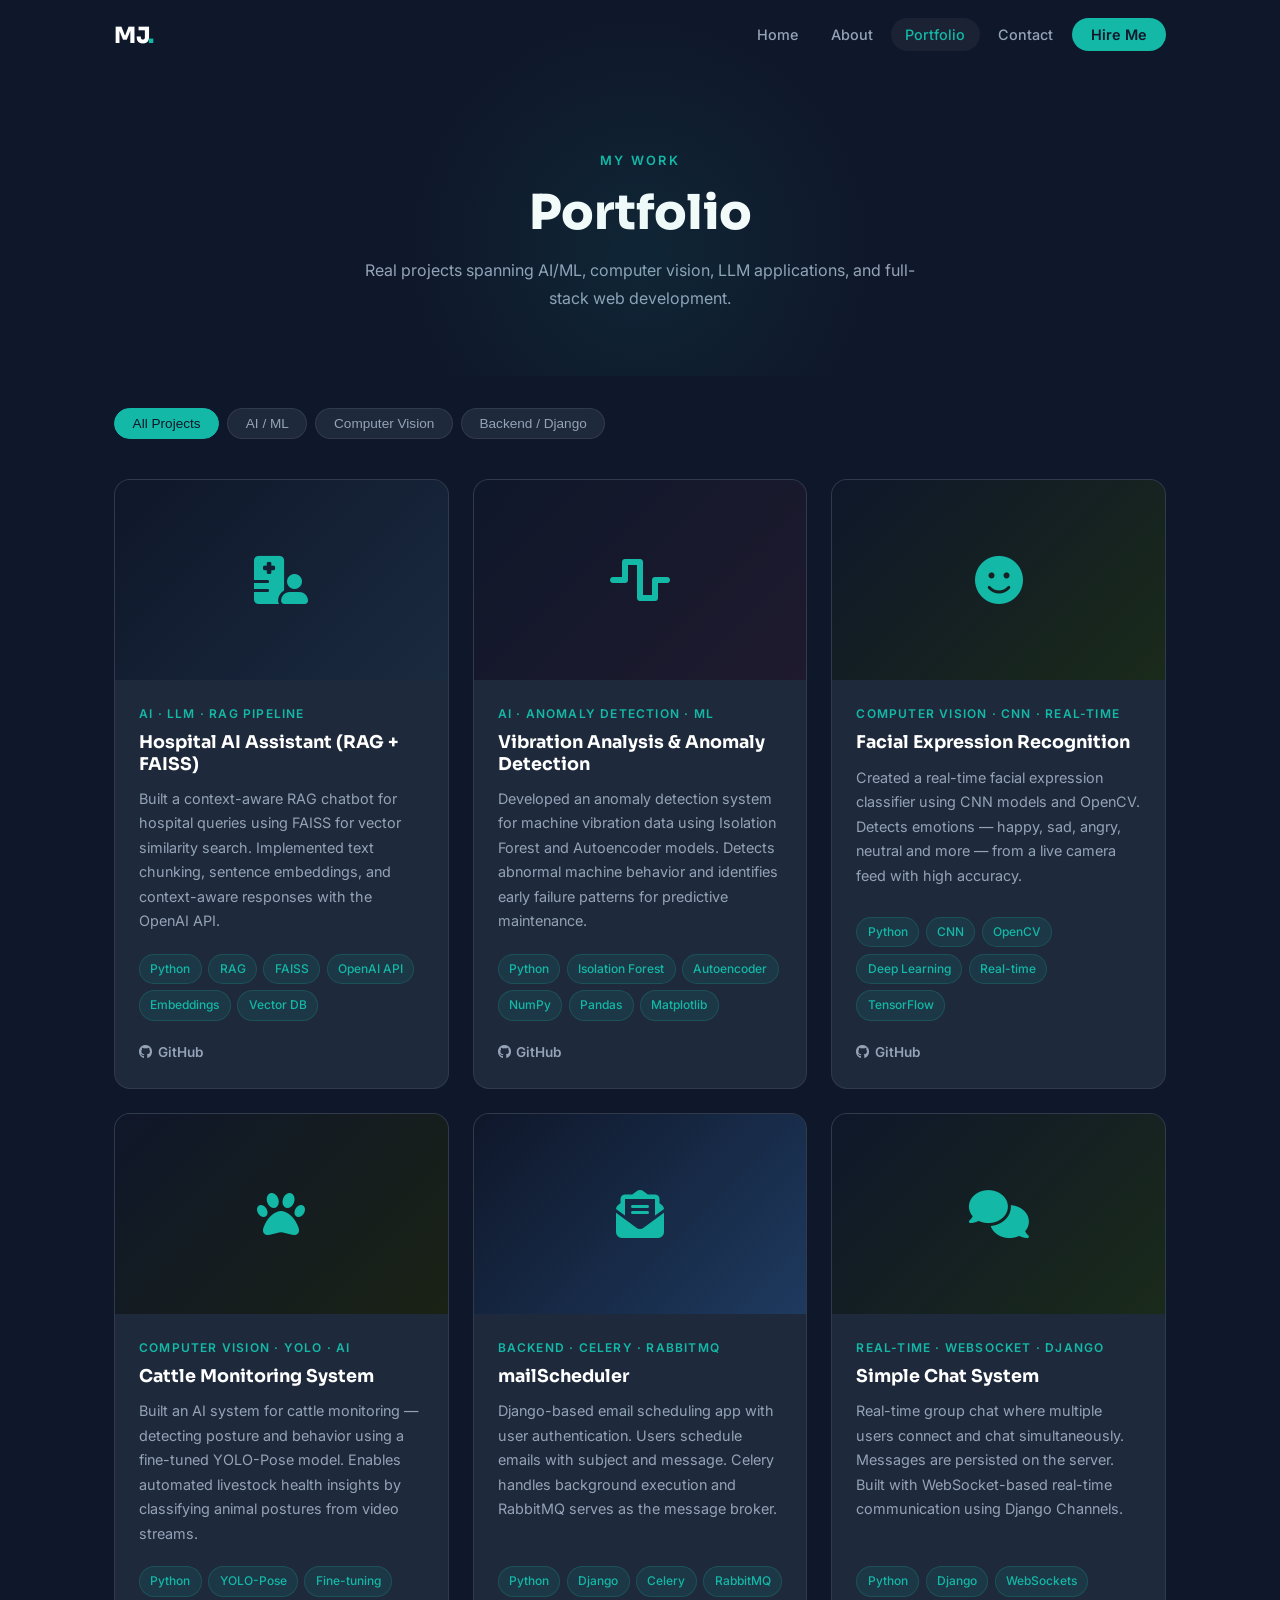
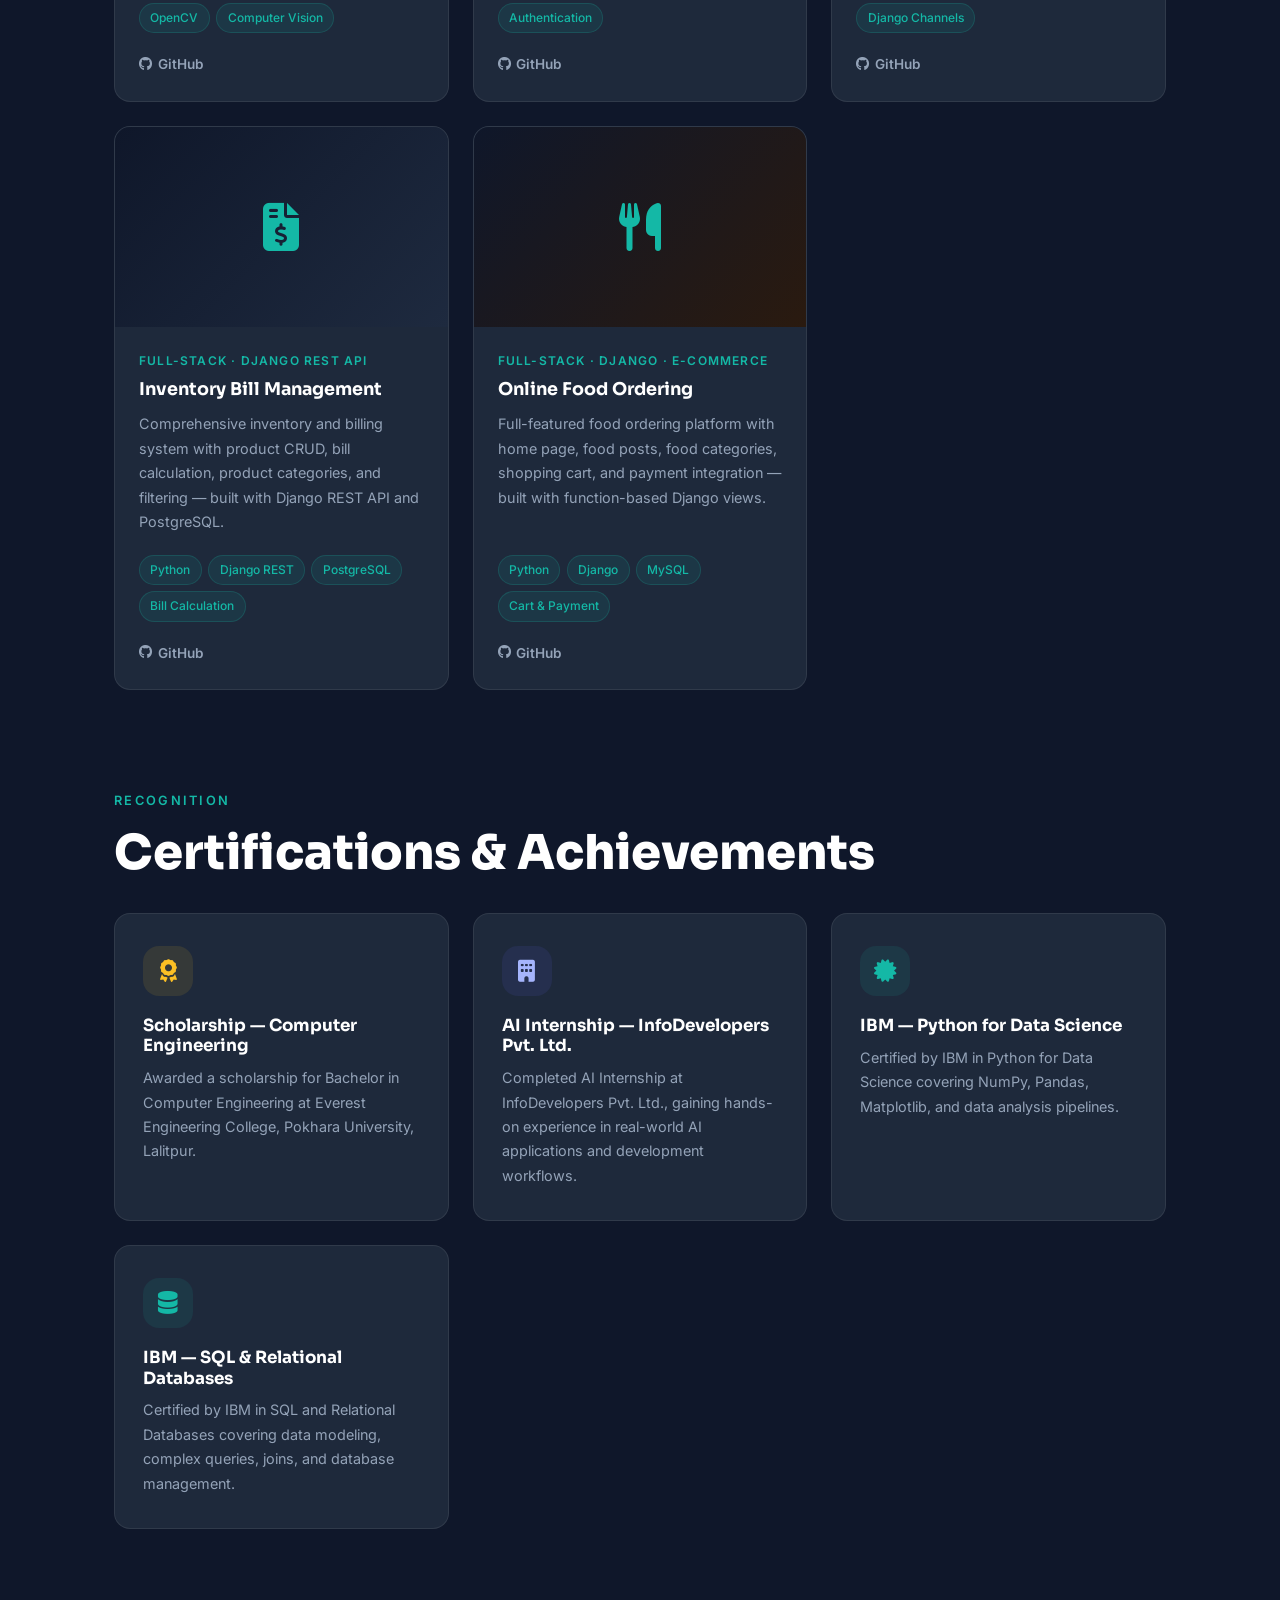
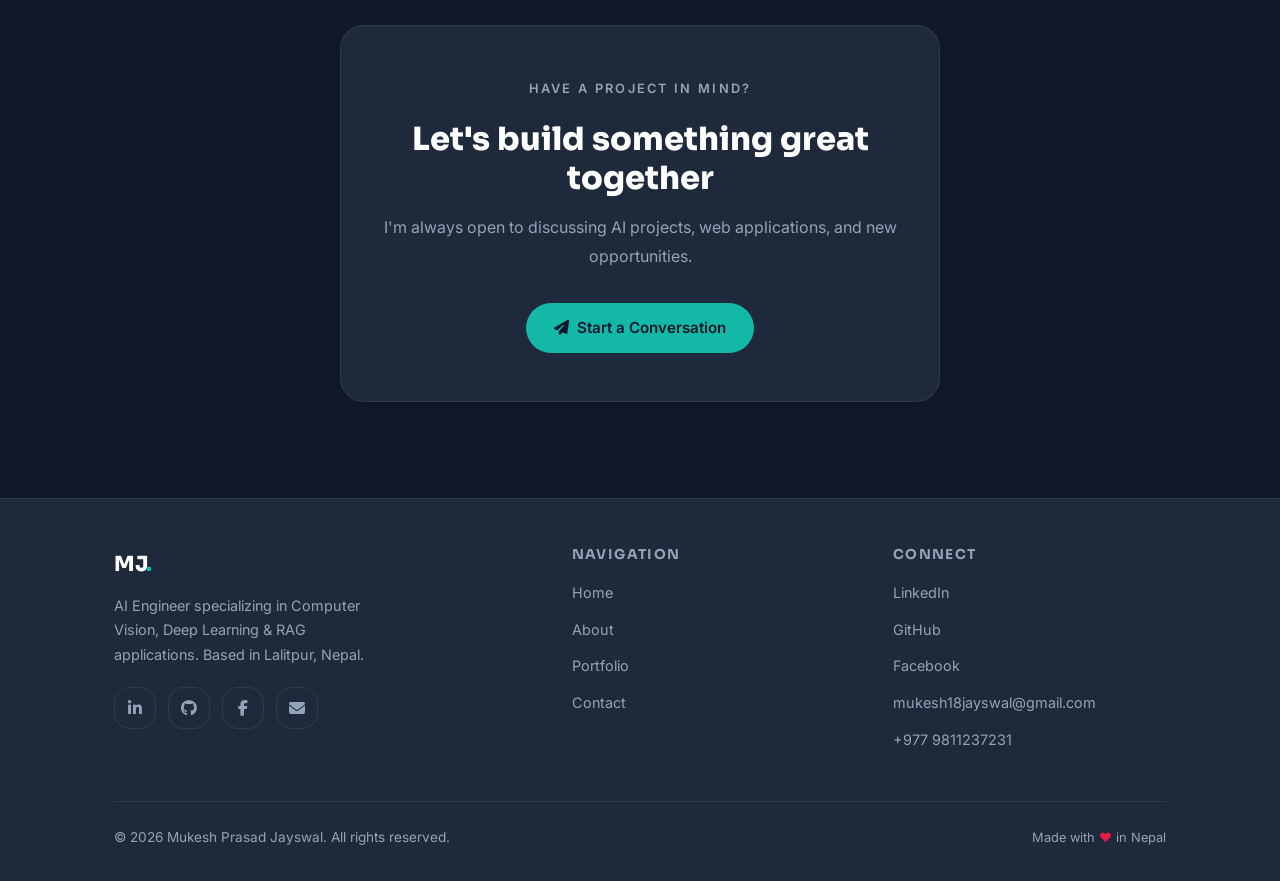
<file: portfolio.html>
<!DOCTYPE html>
<html lang="en">
<head>
  <meta charset="UTF-8" />
  <meta name="viewport" content="width=device-width, initial-scale=1.0" />
  <meta name="description" content="Portfolio of Mukesh Prasad Jayswal — AI Engineer. Projects: Hospital AI Assistant (RAG), Vibration Anomaly Detection, Facial Expression Recognition, Cattle YOLO, and more." />
  <meta name="author" content="Mukesh Prasad Jayswal" />
  <title>Portfolio — Mukesh Prasad Jayswal</title>
  <link rel="icon" type="image/x-icon" href="assets/favicon.ico" />
  <link rel="preconnect" href="https://fonts.googleapis.com" />
  <link rel="preconnect" href="https://fonts.gstatic.com" crossorigin />
  <link href="https://fonts.googleapis.com/css2?family=Inter:wght@300;400;500;600;700&family=Sora:wght@600;700;800&display=swap" rel="stylesheet" />
  <link rel="stylesheet" href="https://cdnjs.cloudflare.com/ajax/libs/font-awesome/6.5.0/css/all.min.css" crossorigin="anonymous" />
  <link rel="stylesheet" href="css/styles.css" />
</head>
<body>

  <!-- ===== NAVBAR ===== -->
  <nav class="navbar" id="navbar">
    <div class="nav-inner">
      <a href="index.html" class="nav-logo">MJ<span>.</span></a>
      <ul class="nav-links">
        <li><a href="index.html">Home</a></li>
        <li><a href="about.html">About</a></li>
        <li><a href="portfolio.html" class="active">Portfolio</a></li>
        <li><a href="contact.html">Contact</a></li>
        <li><a href="contact.html" class="nav-cta">Hire Me</a></li>
      </ul>
      <button class="nav-toggle" id="navToggle" aria-label="Toggle navigation">
        <span></span><span></span><span></span>
      </button>
    </div>
  </nav>

  <div class="nav-mobile" id="navMobile">
    <a href="index.html">Home</a>
    <a href="about.html">About</a>
    <a href="portfolio.html" class="active">Portfolio</a>
    <a href="contact.html">Contact</a>
    <a href="contact.html" class="btn btn-primary" style="margin-top:0.5rem;">Hire Me</a>
  </div>

  <!-- ===== PAGE HEADER ===== -->
  <div class="page-header">
    <div class="container">
      <span class="section-label">My Work</span>
      <h1 class="section-title">Portfolio</h1>
      <p class="section-desc">Real projects spanning AI/ML, computer vision, LLM applications, and full-stack web development.</p>
    </div>
  </div>

  <!-- ===== PROJECTS ===== -->
  <section class="section" style="padding-top:2rem;">
    <div class="container">

      <!-- Filter Bar -->
      <div class="filter-bar reveal">
        <button class="filter-btn active" data-filter="all">All Projects</button>
        <button class="filter-btn" data-filter="ai">AI / ML</button>
        <button class="filter-btn" data-filter="vision">Computer Vision</button>
        <button class="filter-btn" data-filter="backend">Backend / Django</button>
      </div>

      <div class="projects-grid" id="projectsGrid">

        <!-- ─── AI PROJECTS ─── -->

        <!-- 1. Hospital AI Assistant -->
        <div class="project-card reveal" data-category="ai">
          <div class="project-img-wrap" style="background:linear-gradient(135deg,#0f172a 0%,#1a2a3f 100%);">
            <i class="fas fa-hospital-user" style="font-size:3rem;color:var(--clr-accent);"></i>
          </div>
          <div class="project-body">
            <div class="project-category">AI · LLM · RAG Pipeline</div>
            <h3 class="project-title">Hospital AI Assistant (RAG + FAISS)</h3>
            <p class="project-desc">Built a context-aware RAG chatbot for hospital queries using FAISS for vector similarity search. Implemented text chunking, sentence embeddings, and context-aware responses with the OpenAI API.</p>
            <div class="project-tags">
              <span class="tag">Python</span>
              <span class="tag">RAG</span>
              <span class="tag">FAISS</span>
              <span class="tag">OpenAI API</span>
              <span class="tag">Embeddings</span>
              <span class="tag">Vector DB</span>
            </div>
            <div class="project-links">
              <a href="https://github.com/jayswal231" target="_blank" rel="noopener"><i class="fab fa-github"></i> GitHub</a>
            </div>
          </div>
        </div>

        <!-- 2. Vibration Analysis & Anomaly Detection -->
        <div class="project-card reveal reveal-delay-1" data-category="ai">
          <div class="project-img-wrap" style="background:linear-gradient(135deg,#0f172a 0%,#1f1a2e 100%);">
            <i class="fas fa-wave-square" style="font-size:3rem;color:var(--clr-accent);"></i>
          </div>
          <div class="project-body">
            <div class="project-category">AI · Anomaly Detection · ML</div>
            <h3 class="project-title">Vibration Analysis & Anomaly Detection</h3>
            <p class="project-desc">Developed an anomaly detection system for machine vibration data using Isolation Forest and Autoencoder models. Detects abnormal machine behavior and identifies early failure patterns for predictive maintenance.</p>
            <div class="project-tags">
              <span class="tag">Python</span>
              <span class="tag">Isolation Forest</span>
              <span class="tag">Autoencoder</span>
              <span class="tag">NumPy</span>
              <span class="tag">Pandas</span>
              <span class="tag">Matplotlib</span>
            </div>
            <div class="project-links">
              <a href="https://github.com/jayswal231" target="_blank" rel="noopener"><i class="fab fa-github"></i> GitHub</a>
            </div>
          </div>
        </div>

        <!-- 3. Facial Expression Recognition -->
        <div class="project-card reveal reveal-delay-2" data-category="ai vision">
          <div class="project-img-wrap" style="background:linear-gradient(135deg,#0f172a 0%,#1a2a1a 100%);">
            <i class="fas fa-smile" style="font-size:3rem;color:var(--clr-accent);"></i>
          </div>
          <div class="project-body">
            <div class="project-category">Computer Vision · CNN · Real-time</div>
            <h3 class="project-title">Facial Expression Recognition</h3>
            <p class="project-desc">Created a real-time facial expression classifier using CNN models and OpenCV. Detects emotions — happy, sad, angry, neutral and more — from a live camera feed with high accuracy.</p>
            <div class="project-tags">
              <span class="tag">Python</span>
              <span class="tag">CNN</span>
              <span class="tag">OpenCV</span>
              <span class="tag">Deep Learning</span>
              <span class="tag">Real-time</span>
              <span class="tag">TensorFlow</span>
            </div>
            <div class="project-links">
              <a href="https://github.com/jayswal231" target="_blank" rel="noopener"><i class="fab fa-github"></i> GitHub</a>
            </div>
          </div>
        </div>

        <!-- 4. Cattle Monitoring System -->
        <div class="project-card reveal" data-category="ai vision">
          <div class="project-img-wrap" style="background:linear-gradient(135deg,#0f172a 0%,#1a2215 100%);">
            <i class="fas fa-paw" style="font-size:3rem;color:var(--clr-accent);"></i>
          </div>
          <div class="project-body">
            <div class="project-category">Computer Vision · YOLO · AI</div>
            <h3 class="project-title">Cattle Monitoring System</h3>
            <p class="project-desc">Built an AI system for cattle monitoring — detecting posture and behavior using a fine-tuned YOLO-Pose model. Enables automated livestock health insights by classifying animal postures from video streams.</p>
            <div class="project-tags">
              <span class="tag">Python</span>
              <span class="tag">YOLO-Pose</span>
              <span class="tag">Fine-tuning</span>
              <span class="tag">OpenCV</span>
              <span class="tag">Computer Vision</span>
            </div>
            <div class="project-links">
              <a href="https://github.com/jayswal231" target="_blank" rel="noopener"><i class="fab fa-github"></i> GitHub</a>
            </div>
          </div>
        </div>

        <!-- ─── BACKEND / WEB PROJECTS ─── -->

        <!-- 5. mailScheduler -->
        <div class="project-card reveal reveal-delay-1" data-category="backend">
          <div class="project-img-wrap" style="background:linear-gradient(135deg,#0f172a 0%,#1e3a5f 100%);">
            <i class="fas fa-envelope-open-text" style="font-size:3rem;color:var(--clr-accent);"></i>
          </div>
          <div class="project-body">
            <div class="project-category">Backend · Celery · RabbitMQ</div>
            <h3 class="project-title">mailScheduler</h3>
            <p class="project-desc">Django-based email scheduling app with user authentication. Users schedule emails with subject and message. Celery handles background execution and RabbitMQ serves as the message broker.</p>
            <div class="project-tags">
              <span class="tag">Python</span>
              <span class="tag">Django</span>
              <span class="tag">Celery</span>
              <span class="tag">RabbitMQ</span>
              <span class="tag">Authentication</span>
            </div>
            <div class="project-links">
              <a href="https://github.com/jayswal231" target="_blank" rel="noopener"><i class="fab fa-github"></i> GitHub</a>
            </div>
          </div>
        </div>

        <!-- 6. Chat System -->
        <div class="project-card reveal reveal-delay-2" data-category="backend">
          <div class="project-img-wrap" style="background:linear-gradient(135deg,#0f172a 0%,#1a2a1a 100%);">
            <i class="fas fa-comments" style="font-size:3rem;color:var(--clr-accent);"></i>
          </div>
          <div class="project-body">
            <div class="project-category">Real-time · WebSocket · Django</div>
            <h3 class="project-title">Simple Chat System</h3>
            <p class="project-desc">Real-time group chat where multiple users connect and chat simultaneously. Messages are persisted on the server. Built with WebSocket-based real-time communication using Django Channels.</p>
            <div class="project-tags">
              <span class="tag">Python</span>
              <span class="tag">Django</span>
              <span class="tag">WebSockets</span>
              <span class="tag">Django Channels</span>
            </div>
            <div class="project-links">
              <a href="https://github.com/jayswal231" target="_blank" rel="noopener"><i class="fab fa-github"></i> GitHub</a>
            </div>
          </div>
        </div>

        <!-- 7. Inventory Bill Management -->
        <div class="project-card reveal" data-category="backend">
          <div class="project-img-wrap" style="background:linear-gradient(135deg,#0f172a 0%,#1e2a3f 100%);">
            <i class="fas fa-file-invoice-dollar" style="font-size:3rem;color:var(--clr-accent);"></i>
          </div>
          <div class="project-body">
            <div class="project-category">Full-Stack · Django REST API</div>
            <h3 class="project-title">Inventory Bill Management</h3>
            <p class="project-desc">Comprehensive inventory and billing system with product CRUD, bill calculation, product categories, and filtering — built with Django REST API and PostgreSQL.</p>
            <div class="project-tags">
              <span class="tag">Python</span>
              <span class="tag">Django REST</span>
              <span class="tag">PostgreSQL</span>
              <span class="tag">Bill Calculation</span>
            </div>
            <div class="project-links">
              <a href="https://github.com/jayswal231" target="_blank" rel="noopener"><i class="fab fa-github"></i> GitHub</a>
            </div>
          </div>
        </div>

        <!-- 8. Online Food Ordering -->
        <div class="project-card reveal reveal-delay-1" data-category="backend">
          <div class="project-img-wrap" style="background:linear-gradient(135deg,#0f172a 0%,#2a1a0f 100%);">
            <i class="fas fa-utensils" style="font-size:3rem;color:var(--clr-accent);"></i>
          </div>
          <div class="project-body">
            <div class="project-category">Full-Stack · Django · E-Commerce</div>
            <h3 class="project-title">Online Food Ordering</h3>
            <p class="project-desc">Full-featured food ordering platform with home page, food posts, food categories, shopping cart, and payment integration — built with function-based Django views.</p>
            <div class="project-tags">
              <span class="tag">Python</span>
              <span class="tag">Django</span>
              <span class="tag">MySQL</span>
              <span class="tag">Cart & Payment</span>
            </div>
            <div class="project-links">
              <a href="https://github.com/jayswal231" target="_blank" rel="noopener"><i class="fab fa-github"></i> GitHub</a>
            </div>
          </div>
        </div>

      </div>
    </div>
  </section>

  <!-- ===== Certifications & Achievements ===== -->
  <section class="section" style="padding-top:0;">
    <div class="container">
      <p class="section-label reveal">Recognition</p>
      <h2 class="section-title reveal">Certifications & Achievements</h2>
      <div class="services-grid" style="margin-top:2rem;">

        <div class="service-card reveal">
          <div class="service-icon" style="background:rgba(251,191,36,0.1);color:#fbbf24;"><i class="fas fa-award"></i></div>
          <h3>Scholarship — Computer Engineering</h3>
          <p>Awarded a scholarship for Bachelor in Computer Engineering at Everest Engineering College, Pokhara University, Lalitpur.</p>
        </div>

        <div class="service-card reveal reveal-delay-1">
          <div class="service-icon" style="background:rgba(99,102,241,0.1);color:#a5b4fc;"><i class="fas fa-building"></i></div>
          <h3>AI Internship — InfoDevelopers Pvt. Ltd.</h3>
          <p>Completed AI Internship at InfoDevelopers Pvt. Ltd., gaining hands-on experience in real-world AI applications and development workflows.</p>
        </div>

        <div class="service-card reveal reveal-delay-2">
          <div class="service-icon"><i class="fas fa-certificate"></i></div>
          <h3>IBM — Python for Data Science</h3>
          <p>Certified by IBM in Python for Data Science covering NumPy, Pandas, Matplotlib, and data analysis pipelines.</p>
        </div>

        <div class="service-card reveal reveal-delay-3">
          <div class="service-icon"><i class="fas fa-database"></i></div>
          <h3>IBM — SQL & Relational Databases</h3>
          <p>Certified by IBM in SQL and Relational Databases covering data modeling, complex queries, joins, and database management.</p>
        </div>

      </div>
    </div>
  </section>

  <!-- CTA -->
  <section class="section" style="padding-top:0;">
    <div class="container text-center">
      <div class="about-snippet reveal" style="display:block;text-align:center;max-width:600px;margin:0 auto;padding:3rem 2.5rem;">
        <p class="section-label">Have a project in mind?</p>
        <h2 class="section-title" style="font-size:clamp(1.5rem,3vw,2rem);margin-bottom:1rem;">Let's build something great together</h2>
        <p style="color:var(--clr-text-muted);margin-bottom:2rem;">I'm always open to discussing AI projects, web applications, and new opportunities.</p>
        <a href="contact.html" class="btn btn-primary"><i class="fas fa-paper-plane"></i> Start a Conversation</a>
      </div>
    </div>
  </section>

  <!-- FOOTER -->
  <footer class="footer">
    <div class="container">
      <div class="footer-inner">
        <div class="footer-brand">
          <span class="nav-logo">MJ<span>.</span></span>
          <p>AI Engineer specializing in Computer Vision, Deep Learning & RAG applications. Based in Lalitpur, Nepal.</p>
          <div class="social-links-row" style="margin-top:1.25rem;">
            <a href="https://www.linkedin.com/in/mukesh-jayswal-57107a204/" target="_blank" rel="noopener" class="social-link" aria-label="LinkedIn"><i class="fab fa-linkedin-in"></i></a>
            <a href="https://github.com/jayswal231" target="_blank" rel="noopener" class="social-link" aria-label="GitHub"><i class="fab fa-github"></i></a>
            <a href="https://www.facebook.com/mukesh.jayswal.9279/" target="_blank" rel="noopener" class="social-link" aria-label="Facebook"><i class="fab fa-facebook-f"></i></a>
            <a href="mailto:mukesh18jayswal@gmail.com" class="social-link" aria-label="Email"><i class="fas fa-envelope"></i></a>
          </div>
        </div>
        <div class="footer-col">
          <h4>Navigation</h4>
          <ul>
            <li><a href="index.html">Home</a></li>
            <li><a href="about.html">About</a></li>
            <li><a href="portfolio.html">Portfolio</a></li>
            <li><a href="contact.html">Contact</a></li>
          </ul>
        </div>
        <div class="footer-col">
          <h4>Connect</h4>
          <ul>
            <li><a href="https://www.linkedin.com/in/mukesh-jayswal-57107a204/" target="_blank" rel="noopener">LinkedIn</a></li>
            <li><a href="https://github.com/jayswal231" target="_blank" rel="noopener">GitHub</a></li>
            <li><a href="https://www.facebook.com/mukesh.jayswal.9279/" target="_blank" rel="noopener">Facebook</a></li>
            <li><a href="mailto:mukesh18jayswal@gmail.com">mukesh18jayswal@gmail.com</a></li>
            <li><a href="tel:+9779811237231">+977 9811237231</a></li>
          </ul>
        </div>
      </div>
      <div class="footer-bottom">
        <p>&copy; <span id="year"></span> Mukesh Prasad Jayswal. All rights reserved.</p>
        <p style="color:var(--clr-text-muted);font-size:0.8rem;">Made with <span style="color:#e11d48;">&#9829;</span> in Nepal</p>
      </div>
    </div>
  </footer>

  <script src="js/scripts.js"></script>
</body>
</html>
</file>
<file: css/styles.css>
/* ============================================================
   Mukesh Jayswal — Portfolio Website
   Custom CSS Design System (No Framework Dependency)
   ============================================================ */

@import url('https://fonts.googleapis.com/css2?family=Inter:wght@300;400;500;600;700&family=Sora:wght@600;700;800&display=swap');

/* ——————————————————————————————
   CSS VARIABLES
—————————————————————————————— */
:root {
  --clr-bg:          #0f172a;
  --clr-bg-card:     #1e293b;
  --clr-bg-nav:      rgba(15, 23, 42, 0.85);
  --clr-accent:      #14b8a6;
  --clr-accent-glow: rgba(20, 184, 166, 0.25);
  --clr-accent2:     #6366f1;
  --clr-text:        #e2e8f0;
  --clr-text-muted:  #94a3b8;
  --clr-border:      rgba(255,255,255,0.08);
  --clr-white:       #ffffff;

  --font-body:    'Inter', sans-serif;
  --font-heading: 'Sora', sans-serif;

  --radius-sm:  0.5rem;
  --radius-md:  1rem;
  --radius-lg:  1.5rem;
  --radius-full: 9999px;

  --shadow-card: 0 4px 32px rgba(0,0,0,0.35);
  --shadow-glow: 0 0 40px rgba(20,184,166,0.2);

  --transition: 0.3s ease;
  --nav-height: 70px;
}

/* ——————————————————————————————
   RESET & BASE
—————————————————————————————— */
*, *::before, *::after { box-sizing: border-box; margin: 0; padding: 0; }

html {
  scroll-behavior: smooth;
  scroll-padding-top: var(--nav-height);
}

body {
  font-family: var(--font-body);
  background-color: var(--clr-bg);
  color: var(--clr-text);
  line-height: 1.7;
  min-height: 100vh;
  overflow-x: hidden;
}

img { display: block; max-width: 100%; }
a  { color: inherit; text-decoration: none; }
ul { list-style: none; }

h1,h2,h3,h4,h5 {
  font-family: var(--font-heading);
  line-height: 1.2;
  color: var(--clr-white);
}

/* ——————————————————————————————
   SCROLLBAR
—————————————————————————————— */
::-webkit-scrollbar { width: 6px; }
::-webkit-scrollbar-track { background: var(--clr-bg); }
::-webkit-scrollbar-thumb { background: var(--clr-accent); border-radius: var(--radius-full); }

/* ——————————————————————————————
   UTILITY CLASSES
—————————————————————————————— */
.container {
  width: 100%;
  max-width: 1100px;
  margin: 0 auto;
  padding: 0 1.5rem;
}

.section {
  padding: 6rem 0;
}

.section-label {
  display: inline-block;
  font-size: 0.8rem;
  font-weight: 600;
  letter-spacing: 0.18em;
  text-transform: uppercase;
  color: var(--clr-accent);
  margin-bottom: 0.75rem;
}

.section-title {
  font-size: clamp(2rem, 4vw, 3rem);
  font-weight: 800;
  margin-bottom: 1rem;
}

.section-desc {
  color: var(--clr-text-muted);
  max-width: 580px;
  margin-bottom: 3rem;
}

.text-center { text-align: center; }
.text-center .section-desc { margin-left: auto; margin-right: auto; }

.accent { color: var(--clr-accent); }

/* ——————————————————————————————
   BUTTONS
—————————————————————————————— */
.btn {
  display: inline-flex;
  align-items: center;
  gap: 0.5rem;
  padding: 0.75rem 1.75rem;
  border-radius: var(--radius-full);
  font-family: var(--font-body);
  font-size: 0.95rem;
  font-weight: 600;
  cursor: pointer;
  border: none;
  transition: var(--transition);
  text-decoration: none;
}

.btn-primary {
  background: var(--clr-accent);
  color: var(--clr-bg);
}
.btn-primary:hover {
  background: #0d9488;
  transform: translateY(-2px);
  box-shadow: 0 8px 24px var(--clr-accent-glow);
}

.btn-outline {
  background: transparent;
  color: var(--clr-accent);
  border: 2px solid var(--clr-accent);
}
.btn-outline:hover {
  background: var(--clr-accent);
  color: var(--clr-bg);
  transform: translateY(-2px);
}

.btn-ghost {
  background: var(--clr-bg-card);
  color: var(--clr-text);
  border: 1px solid var(--clr-border);
}
.btn-ghost:hover {
  border-color: var(--clr-accent);
  color: var(--clr-accent);
}

/* ——————————————————————————————
   NAVBAR
—————————————————————————————— */
.navbar {
  position: fixed;
  top: 0; left: 0; right: 0;
  height: var(--nav-height);
  z-index: 1000;
  transition: background 0.4s, box-shadow 0.4s;
  display: flex;
  align-items: center;
}

.navbar.scrolled {
  background: var(--clr-bg-nav);
  backdrop-filter: blur(16px);
  -webkit-backdrop-filter: blur(16px);
  box-shadow: 0 1px 24px rgba(0,0,0,0.5);
}

.nav-inner {
  width: 100%;
  max-width: 1100px;
  margin: 0 auto;
  padding: 0 1.5rem;
  display: flex;
  align-items: center;
  justify-content: space-between;
}

.nav-logo {
  font-family: var(--font-heading);
  font-size: 1.4rem;
  font-weight: 800;
  color: var(--clr-white);
  letter-spacing: -0.02em;
}
.nav-logo span { color: var(--clr-accent); }

.nav-links {
  display: flex;
  align-items: center;
  gap: 0.25rem;
}

.nav-links a {
  padding: 0.5rem 0.9rem;
  border-radius: var(--radius-full);
  font-size: 0.9rem;
  font-weight: 500;
  color: var(--clr-text-muted);
  transition: var(--transition);
}

.nav-links a:hover,
.nav-links a.active {
  color: var(--clr-white);
  background: rgba(255,255,255,0.05);
}

.nav-links a.active { color: var(--clr-accent); }

.nav-cta {
  background: var(--clr-accent) !important;
  color: var(--clr-bg) !important;
  padding: 0.5rem 1.2rem !important;
  font-weight: 600 !important;
}
.nav-cta:hover {
  background: #0d9488 !important;
}

/* Hamburger */
.nav-toggle {
  display: none;
  flex-direction: column;
  justify-content: center;
  gap: 5px;
  cursor: pointer;
  padding: 0.5rem;
  background: none;
  border: none;
}
.nav-toggle span {
  display: block;
  width: 24px;
  height: 2px;
  background: var(--clr-white);
  border-radius: 2px;
  transition: var(--transition);
}
.nav-toggle.open span:nth-child(1) { transform: translateY(7px) rotate(45deg); }
.nav-toggle.open span:nth-child(2) { opacity: 0; }
.nav-toggle.open span:nth-child(3) { transform: translateY(-7px) rotate(-45deg); }

/* Mobile nav */
.nav-mobile {
  display: none;
  position: fixed;
  top: var(--nav-height);
  left: 0; right: 0;
  background: var(--clr-bg-card);
  border-bottom: 1px solid var(--clr-border);
  padding: 1.5rem;
  z-index: 999;
  flex-direction: column;
  gap: 0.5rem;
  backdrop-filter: blur(16px);
}
.nav-mobile.open { display: flex; }
.nav-mobile a {
  padding: 0.75rem 1rem;
  border-radius: var(--radius-sm);
  font-weight: 500;
  color: var(--clr-text);
  transition: var(--transition);
}
.nav-mobile a:hover,
.nav-mobile a.active { color: var(--clr-accent); background: rgba(20,184,166,0.08); }
.nav-mobile a.active { color: var(--clr-accent); }

/* ——————————————————————————————
   HERO (index.html)
—————————————————————————————— */
.hero {
  min-height: 100vh;
  display: flex;
  align-items: center;
  padding-top: var(--nav-height);
  position: relative;
  overflow: hidden;
}

.hero::before {
  content: '';
  position: absolute;
  width: 600px; height: 600px;
  background: radial-gradient(circle, rgba(20,184,166,0.12) 0%, transparent 70%);
  top: -100px; right: -100px;
  pointer-events: none;
}

.hero::after {
  content: '';
  position: absolute;
  width: 400px; height: 400px;
  background: radial-gradient(circle, rgba(99,102,241,0.1) 0%, transparent 70%);
  bottom: -50px; left: -50px;
  pointer-events: none;
}

.hero-inner {
  display: grid;
  grid-template-columns: 1fr 1fr;
  align-items: center;
  gap: 3rem;
  position: relative;
  z-index: 1;
}

.hero-content { }

.hero-badge {
  display: inline-flex;
  align-items: center;
  gap: 0.5rem;
  background: rgba(20,184,166,0.12);
  border: 1px solid rgba(20,184,166,0.25);
  border-radius: var(--radius-full);
  padding: 0.4rem 1rem;
  font-size: 0.8rem;
  font-weight: 600;
  color: var(--clr-accent);
  margin-bottom: 1.5rem;
  letter-spacing: 0.05em;
}
.hero-badge .dot {
  width: 7px; height: 7px;
  background: var(--clr-accent);
  border-radius: 50%;
  animation: pulse 2s infinite;
}

@keyframes pulse {
  0%, 100% { opacity: 1; transform: scale(1); }
  50% { opacity: 0.4; transform: scale(0.8); }
}

.hero-name {
  font-size: clamp(2.8rem, 6vw, 4.5rem);
  font-weight: 800;
  line-height: 1.05;
  margin-bottom: 0.5rem;
}

.hero-role {
  font-size: clamp(1.1rem, 2.5vw, 1.5rem);
  color: var(--clr-text-muted);
  margin-bottom: 1.25rem;
  min-height: 2rem;
}

.typed-cursor {
  display: inline-block;
  color: var(--clr-accent);
  animation: blink 0.7s step-end infinite;
}
@keyframes blink { 0%,100%{opacity:1;} 50%{opacity:0;} }

.hero-desc {
  color: var(--clr-text-muted);
  max-width: 480px;
  margin-bottom: 2rem;
  font-size: 1.05rem;
}

.hero-actions {
  display: flex;
  gap: 1rem;
  flex-wrap: wrap;
}

.hero-image-wrap {
  display: flex;
  justify-content: center;
  align-items: center;
  position: relative;
}

.hero-img-ring {
  position: relative;
  width: 340px; height: 340px;
}

.hero-img-ring::before {
  content: '';
  position: absolute;
  inset: -12px;
  border-radius: 50%;
  background: conic-gradient(var(--clr-accent), var(--clr-accent2), var(--clr-accent));
  animation: spin 8s linear infinite;
}

@keyframes spin { to { transform: rotate(360deg); } }

.hero-img-ring::after {
  content: '';
  position: absolute;
  inset: -8px;
  border-radius: 50%;
  background: var(--clr-bg);
}

.hero-img-ring img {
  position: absolute;
  inset: 0;
  width: 100%; height: 100%;
  object-fit: cover;
  border-radius: 50%;
  z-index: 1;
}

.hero-stats {
  display: flex;
  gap: 2rem;
  margin-top: 3rem;
}
.stat { }
.stat-num {
  font-family: var(--font-heading);
  font-size: 2rem;
  font-weight: 800;
  color: var(--clr-accent);
}
.stat-label {
  font-size: 0.8rem;
  color: var(--clr-text-muted);
  text-transform: uppercase;
  letter-spacing: 0.08em;
}

/* Skills Strip */
.skills-strip {
  border-top: 1px solid var(--clr-border);
  border-bottom: 1px solid var(--clr-border);
  padding: 1.5rem 0;
  overflow: hidden;
  background: rgba(255,255,255,0.02);
}

.skills-strip-inner {
  display: flex;
  gap: 2rem;
  animation: marquee 22s linear infinite;
  width: max-content;
}

@keyframes marquee {
  0%   { transform: translateX(0); }
  100% { transform: translateX(-50%); }
}

.skill-chip {
  display: inline-flex;
  align-items: center;
  gap: 0.4rem;
  padding: 0.4rem 1rem;
  border-radius: var(--radius-full);
  background: var(--clr-bg-card);
  border: 1px solid var(--clr-border);
  font-size: 0.85rem;
  font-weight: 500;
  white-space: nowrap;
  color: var(--clr-text-muted);
}
.skill-chip i { color: var(--clr-accent); }

/* ——————————————————————————————
   ABOUT SNIPPET (index.html)
—————————————————————————————— */
.about-snippet {
  background: var(--clr-bg-card);
  border: 1px solid var(--clr-border);
  border-radius: var(--radius-lg);
  padding: 3rem;
  display: grid;
  grid-template-columns: 1fr 1fr;
  gap: 3rem;
  align-items: center;
}

.about-snippet p {
  color: var(--clr-text-muted);
  line-height: 1.8;
  margin-bottom: 1.25rem;
}

.info-grid {
  display: grid;
  grid-template-columns: 1fr 1fr;
  gap: 1.25rem;
}

.info-item { }
.info-label {
  font-size: 0.75rem;
  text-transform: uppercase;
  letter-spacing: 0.1em;
  color: var(--clr-text-muted);
  margin-bottom: 0.25rem;
}
.info-value {
  font-weight: 600;
  color: var(--clr-white);
}

/* ——————————————————————————————
   ABOUT PAGE (about.html)
—————————————————————————————— */
.page-hero {
  padding-top: calc(var(--nav-height) + 4rem);
  padding-bottom: 4rem;
  text-align: center;
}

.profile-wrap {
  display: grid;
  grid-template-columns: 300px 1fr;
  gap: 4rem;
  align-items: start;
}

.profile-photo {
  width: 280px; height: 280px;
  object-fit: cover;
  border-radius: var(--radius-lg);
  border: 3px solid var(--clr-accent);
  box-shadow: var(--shadow-glow);
}

.profile-info h2 {
  font-size: 2rem;
  margin-bottom: 0.5rem;
}
.profile-info .role-badge {
  display: inline-block;
  padding: 0.3rem 1rem;
  background: rgba(20,184,166,0.12);
  border: 1px solid rgba(20,184,166,0.3);
  border-radius: var(--radius-full);
  font-size: 0.85rem;
  color: var(--clr-accent);
  font-weight: 600;
  margin-bottom: 1rem;
}
.profile-info p {
  color: var(--clr-text-muted);
  line-height: 1.8;
  margin-bottom: 1rem;
}

/* Skills Grid */
.skills-grid {
  display: grid;
  grid-template-columns: repeat(auto-fill, minmax(280px, 1fr));
  gap: 1.5rem;
}

.skill-card {
  background: var(--clr-bg-card);
  border: 1px solid var(--clr-border);
  border-radius: var(--radius-md);
  padding: 1.5rem;
  transition: var(--transition);
}
.skill-card:hover {
  border-color: var(--clr-accent);
  transform: translateY(-4px);
  box-shadow: var(--shadow-glow);
}
.skill-card h4 {
  font-size: 0.95rem;
  margin-bottom: 0.75rem;
  display: flex;
  align-items: center;
  gap: 0.5rem;
}
.skill-card h4 i { color: var(--clr-accent); }

.skill-bar {
  height: 4px;
  background: rgba(255,255,255,0.08);
  border-radius: var(--radius-full);
  margin-bottom: 0.3rem;
  overflow: hidden;
}
.skill-bar-fill {
  height: 100%;
  border-radius: var(--radius-full);
  background: linear-gradient(90deg, var(--clr-accent), var(--clr-accent2));
  width: 0;
  transition: width 1.2s cubic-bezier(0.4,0,0.2,1);
}
.skill-bar-label {
  font-size: 0.75rem;
  color: var(--clr-text-muted);
  display: flex;
  justify-content: space-between;
}

/* Timeline */
.timeline {
  position: relative;
  padding-left: 2rem;
}
.timeline::before {
  content: '';
  position: absolute;
  left: 0; top: 0; bottom: 0;
  width: 2px;
  background: linear-gradient(to bottom, var(--clr-accent), transparent);
}

.timeline-item {
  position: relative;
  padding-bottom: 3rem;
}
.timeline-item:last-child { padding-bottom: 0; }

.timeline-item::before {
  content: '';
  position: absolute;
  left: -2.35rem;
  top: 0.2rem;
  width: 12px; height: 12px;
  border-radius: 50%;
  background: var(--clr-accent);
  border: 3px solid var(--clr-bg);
  box-shadow: 0 0 0 3px var(--clr-accent-glow);
}

.timeline-date {
  font-size: 0.8rem;
  color: var(--clr-accent);
  font-weight: 600;
  letter-spacing: 0.05em;
  margin-bottom: 0.35rem;
}
.timeline-title {
  font-size: 1.1rem;
  font-weight: 700;
  color: var(--clr-white);
  margin-bottom: 0.2rem;
}
.timeline-org {
  font-size: 0.875rem;
  color: var(--clr-text-muted);
  margin-bottom: 0.5rem;
}
.timeline-desc {
  font-size: 0.9rem;
  color: var(--clr-text-muted);
  line-height: 1.7;
}

/* ——————————————————————————————
   PORTFOLIO PAGE
—————————————————————————————— */
.filter-bar {
  display: flex;
  flex-wrap: wrap;
  gap: 0.5rem;
  margin-bottom: 2.5rem;
}

.filter-btn {
  padding: 0.45rem 1.1rem;
  border-radius: var(--radius-full);
  border: 1px solid var(--clr-border);
  background: var(--clr-bg-card);
  color: var(--clr-text-muted);
  font-size: 0.85rem;
  font-weight: 500;
  cursor: pointer;
  transition: var(--transition);
}
.filter-btn:hover,
.filter-btn.active {
  background: var(--clr-accent);
  border-color: var(--clr-accent);
  color: var(--clr-bg);
}

.projects-grid {
  display: grid;
  grid-template-columns: repeat(auto-fill, minmax(320px, 1fr));
  gap: 1.5rem;
}

.project-card {
  background: var(--clr-bg-card);
  border: 1px solid var(--clr-border);
  border-radius: var(--radius-md);
  overflow: hidden;
  transition: var(--transition);
  display: flex;
  flex-direction: column;
}
.project-card:hover {
  border-color: var(--clr-accent);
  transform: translateY(-6px);
  box-shadow: var(--shadow-glow);
}

.project-img-wrap {
  height: 200px;
  overflow: hidden;
  background: linear-gradient(135deg, var(--clr-bg) 0%, #1e3a5f 100%);
  display: flex;
  align-items: center;
  justify-content: center;
  font-size: 3rem;
  color: var(--clr-accent);
  position: relative;
}

.project-img-wrap img {
  width: 100%; height: 100%;
  object-fit: cover;
  transition: transform 0.4s ease;
}
.project-card:hover .project-img-wrap img { transform: scale(1.06); }

.project-body {
  padding: 1.5rem;
  flex: 1;
  display: flex;
  flex-direction: column;
}

.project-category {
  font-size: 0.75rem;
  text-transform: uppercase;
  letter-spacing: 0.1em;
  color: var(--clr-accent);
  font-weight: 600;
  margin-bottom: 0.5rem;
}

.project-title {
  font-size: 1.1rem;
  font-weight: 700;
  color: var(--clr-white);
  margin-bottom: 0.75rem;
}

.project-desc {
  font-size: 0.9rem;
  color: var(--clr-text-muted);
  line-height: 1.7;
  flex: 1;
  margin-bottom: 1.25rem;
}

.project-tags {
  display: flex;
  flex-wrap: wrap;
  gap: 0.4rem;
  margin-bottom: 1.25rem;
}

.tag {
  padding: 0.25rem 0.65rem;
  border-radius: var(--radius-full);
  background: rgba(20,184,166,0.1);
  border: 1px solid rgba(20,184,166,0.2);
  font-size: 0.75rem;
  color: var(--clr-accent);
  font-weight: 500;
}

.project-links {
  display: flex;
  gap: 0.75rem;
  margin-top: auto;
}
.project-links a {
  display: inline-flex;
  align-items: center;
  gap: 0.35rem;
  font-size: 0.85rem;
  font-weight: 600;
  color: var(--clr-text-muted);
  transition: var(--transition);
}
.project-links a:hover { color: var(--clr-accent); }

/* ——————————————————————————————
   CONTACT PAGE
—————————————————————————————— */
.contact-grid {
  display: grid;
  grid-template-columns: 1fr 1.4fr;
  gap: 3rem;
  align-items: start;
}

.contact-info h3 {
  font-size: 1.75rem;
  margin-bottom: 1rem;
}
.contact-info p {
  color: var(--clr-text-muted);
  margin-bottom: 2rem;
  line-height: 1.8;
}

.contact-items {
  display: flex;
  flex-direction: column;
  gap: 1.25rem;
  margin-bottom: 2rem;
}

.contact-item {
  display: flex;
  align-items: center;
  gap: 1rem;
}
.contact-icon {
  width: 44px; height: 44px;
  border-radius: var(--radius-md);
  background: rgba(20,184,166,0.1);
  border: 1px solid rgba(20,184,166,0.2);
  display: flex;
  align-items: center;
  justify-content: center;
  color: var(--clr-accent);
  flex-shrink: 0;
}
.contact-item-label {
  font-size: 0.75rem;
  color: var(--clr-text-muted);
  text-transform: uppercase;
  letter-spacing: 0.07em;
}
.contact-item-value {
  font-weight: 600;
  color: var(--clr-white);
  font-size: 0.95rem;
}

.social-links-row {
  display: flex;
  gap: 0.75rem;
}
.social-link {
  width: 42px; height: 42px;
  border-radius: var(--radius-md);
  background: var(--clr-bg-card);
  border: 1px solid var(--clr-border);
  display: flex;
  align-items: center;
  justify-content: center;
  font-size: 1rem;
  color: var(--clr-text-muted);
  transition: var(--transition);
  aria-label: inherit;
}
.social-link:hover {
  color: var(--clr-accent);
  border-color: var(--clr-accent);
  transform: translateY(-3px);
  box-shadow: 0 4px 16px var(--clr-accent-glow);
}

/* Contact Form */
.contact-form-wrap {
  background: var(--clr-bg-card);
  border: 1px solid var(--clr-border);
  border-radius: var(--radius-lg);
  padding: 2.5rem;
}
.contact-form-wrap h3 {
  font-size: 1.3rem;
  margin-bottom: 1.75rem;
}

.form-group {
  margin-bottom: 1.25rem;
}
.form-group label {
  display: block;
  font-size: 0.85rem;
  font-weight: 500;
  color: var(--clr-text-muted);
  margin-bottom: 0.5rem;
}
.form-group input,
.form-group textarea,
.form-group select {
  width: 100%;
  background: rgba(255,255,255,0.05);
  border: 1px solid var(--clr-border);
  border-radius: var(--radius-sm);
  padding: 0.75rem 1rem;
  color: var(--clr-white);
  font-family: var(--font-body);
  font-size: 0.95rem;
  transition: var(--transition);
  outline: none;
}
.form-group input::placeholder,
.form-group textarea::placeholder { color: rgba(148,163,184,0.5); }
.form-group input:focus,
.form-group textarea:focus {
  border-color: var(--clr-accent);
  background: rgba(20,184,166,0.05);
  box-shadow: 0 0 0 3px rgba(20,184,166,0.1);
}
.form-group textarea { resize: vertical; min-height: 130px; }

.form-row {
  display: grid;
  grid-template-columns: 1fr 1fr;
  gap: 1rem;
}

.form-status {
  padding: 0.75rem 1rem;
  border-radius: var(--radius-sm);
  font-size: 0.9rem;
  font-weight: 500;
  display: none;
  margin-top: 1rem;
}
.form-status.success {
  display: block;
  background: rgba(20,184,166,0.1);
  border: 1px solid rgba(20,184,166,0.3);
  color: var(--clr-accent);
}
.form-status.error {
  display: block;
  background: rgba(239,68,68,0.1);
  border: 1px solid rgba(239,68,68,0.3);
  color: #f87171;
}

/* ——————————————————————————————
   CARDS / SERVICE (Index)
—————————————————————————————— */
.services-grid {
  display: grid;
  grid-template-columns: repeat(auto-fill, minmax(260px, 1fr));
  gap: 1.5rem;
}

.service-card {
  background: var(--clr-bg-card);
  border: 1px solid var(--clr-border);
  border-radius: var(--radius-md);
  padding: 2rem 1.75rem;
  transition: var(--transition);
  position: relative;
  overflow: hidden;
}
.service-card::before {
  content: '';
  position: absolute;
  inset: 0;
  background: linear-gradient(135deg, rgba(20,184,166,0.04) 0%, transparent 60%);
  opacity: 0;
  transition: var(--transition);
}
.service-card:hover { border-color: var(--clr-accent); transform: translateY(-5px); box-shadow: var(--shadow-glow); }
.service-card:hover::before { opacity: 1; }

.service-icon {
  width: 50px; height: 50px;
  border-radius: var(--radius-md);
  background: rgba(20,184,166,0.1);
  display: flex;
  align-items: center;
  justify-content: center;
  font-size: 1.4rem;
  color: var(--clr-accent);
  margin-bottom: 1.25rem;
}
.service-card h3 {
  font-size: 1.05rem;
  margin-bottom: 0.6rem;
}
.service-card p {
  font-size: 0.9rem;
  color: var(--clr-text-muted);
  line-height: 1.7;
}

/* ——————————————————————————————
   FOOTER
—————————————————————————————— */
.footer {
  background: var(--clr-bg-card);
  border-top: 1px solid var(--clr-border);
  padding: 3rem 0 2rem;
}

.footer-inner {
  display: grid;
  grid-template-columns: 1.5fr 1fr 1fr;
  gap: 3rem;
  margin-bottom: 3rem;
}

.footer-brand .nav-logo {
  font-size: 1.3rem;
  display: inline-block;
  margin-bottom: 0.75rem;
}
.footer-brand p {
  font-size: 0.9rem;
  color: var(--clr-text-muted);
  max-width: 280px;
  line-height: 1.7;
}

.footer-col h4 {
  font-size: 0.85rem;
  text-transform: uppercase;
  letter-spacing: 0.1em;
  color: var(--clr-text-muted);
  margin-bottom: 1rem;
}
.footer-col ul { display: flex; flex-direction: column; gap: 0.6rem; }
.footer-col ul a {
  font-size: 0.9rem;
  color: var(--clr-text-muted);
  transition: var(--transition);
}
.footer-col ul a:hover { color: var(--clr-accent); }

.footer-bottom {
  border-top: 1px solid var(--clr-border);
  padding-top: 1.5rem;
  display: flex;
  justify-content: space-between;
  align-items: center;
  gap: 1rem;
  flex-wrap: wrap;
}
.footer-bottom p {
  font-size: 0.85rem;
  color: var(--clr-text-muted);
}
.footer-socials {
  display: flex;
  gap: 0.6rem;
}

/* ——————————————————————————————
   SCROLL ANIMATIONS
—————————————————————————————— */
.reveal {
  opacity: 0;
  transform: translateY(28px);
  transition: opacity 0.7s ease, transform 0.7s ease;
}
.reveal.visible {
  opacity: 1;
  transform: translateY(0);
}
.reveal-delay-1 { transition-delay: 0.1s; }
.reveal-delay-2 { transition-delay: 0.2s; }
.reveal-delay-3 { transition-delay: 0.3s; }
.reveal-delay-4 { transition-delay: 0.4s; }

/* ——————————————————————————————
   PAGE HEADER (shared)
—————————————————————————————— */
.page-header {
  padding-top: calc(var(--nav-height) + 5rem);
  padding-bottom: 4rem;
  text-align: center;
  position: relative;
  overflow: hidden;
}
.page-header::before {
  content: '';
  position: absolute;
  width: 500px; height: 500px;
  background: radial-gradient(circle, rgba(20,184,166,0.09) 0%, transparent 70%);
  top: 0; left: 50%;
  transform: translateX(-50%);
  pointer-events: none;
}
.page-header .section-label { display: block; margin-bottom: 0.75rem; }
.page-header .section-title { margin-bottom: 1rem; }
.page-header .section-desc { margin: 0 auto; }

/* ——————————————————————————————
   RESPONSIVE
—————————————————————————————— */
@media (max-width: 992px) {
  .hero-inner { grid-template-columns: 1fr; text-align: center; }
  .hero-image-wrap { order: -1; }
  .hero-img-ring { width: 260px; height: 260px; }
  .hero-desc { margin: 0 auto 2rem; }
  .hero-actions { justify-content: center; }
  .hero-stats { justify-content: center; }

  .about-snippet { grid-template-columns: 1fr; }
  .profile-wrap { grid-template-columns: 1fr; text-align: center; }
  .profile-photo { margin: 0 auto; }

  .footer-inner { grid-template-columns: 1fr 1fr; }
  .contact-grid { grid-template-columns: 1fr; }

  .nav-links { display: none; }
  .nav-toggle { display: flex; }
}

@media (max-width: 640px) {
  .section { padding: 4rem 0; }
  .hero-img-ring { width: 220px; height: 220px; }
  .projects-grid { grid-template-columns: 1fr; }
  .services-grid { grid-template-columns: 1fr; }
  .skills-grid { grid-template-columns: 1fr; }
  .footer-inner { grid-template-columns: 1fr; gap: 2rem; }
  .footer-bottom { flex-direction: column; text-align: center; }
  .form-row { grid-template-columns: 1fr; }
  .hero-stats { gap: 1.25rem; }
  .info-grid { grid-template-columns: 1fr; }
}
</file>
